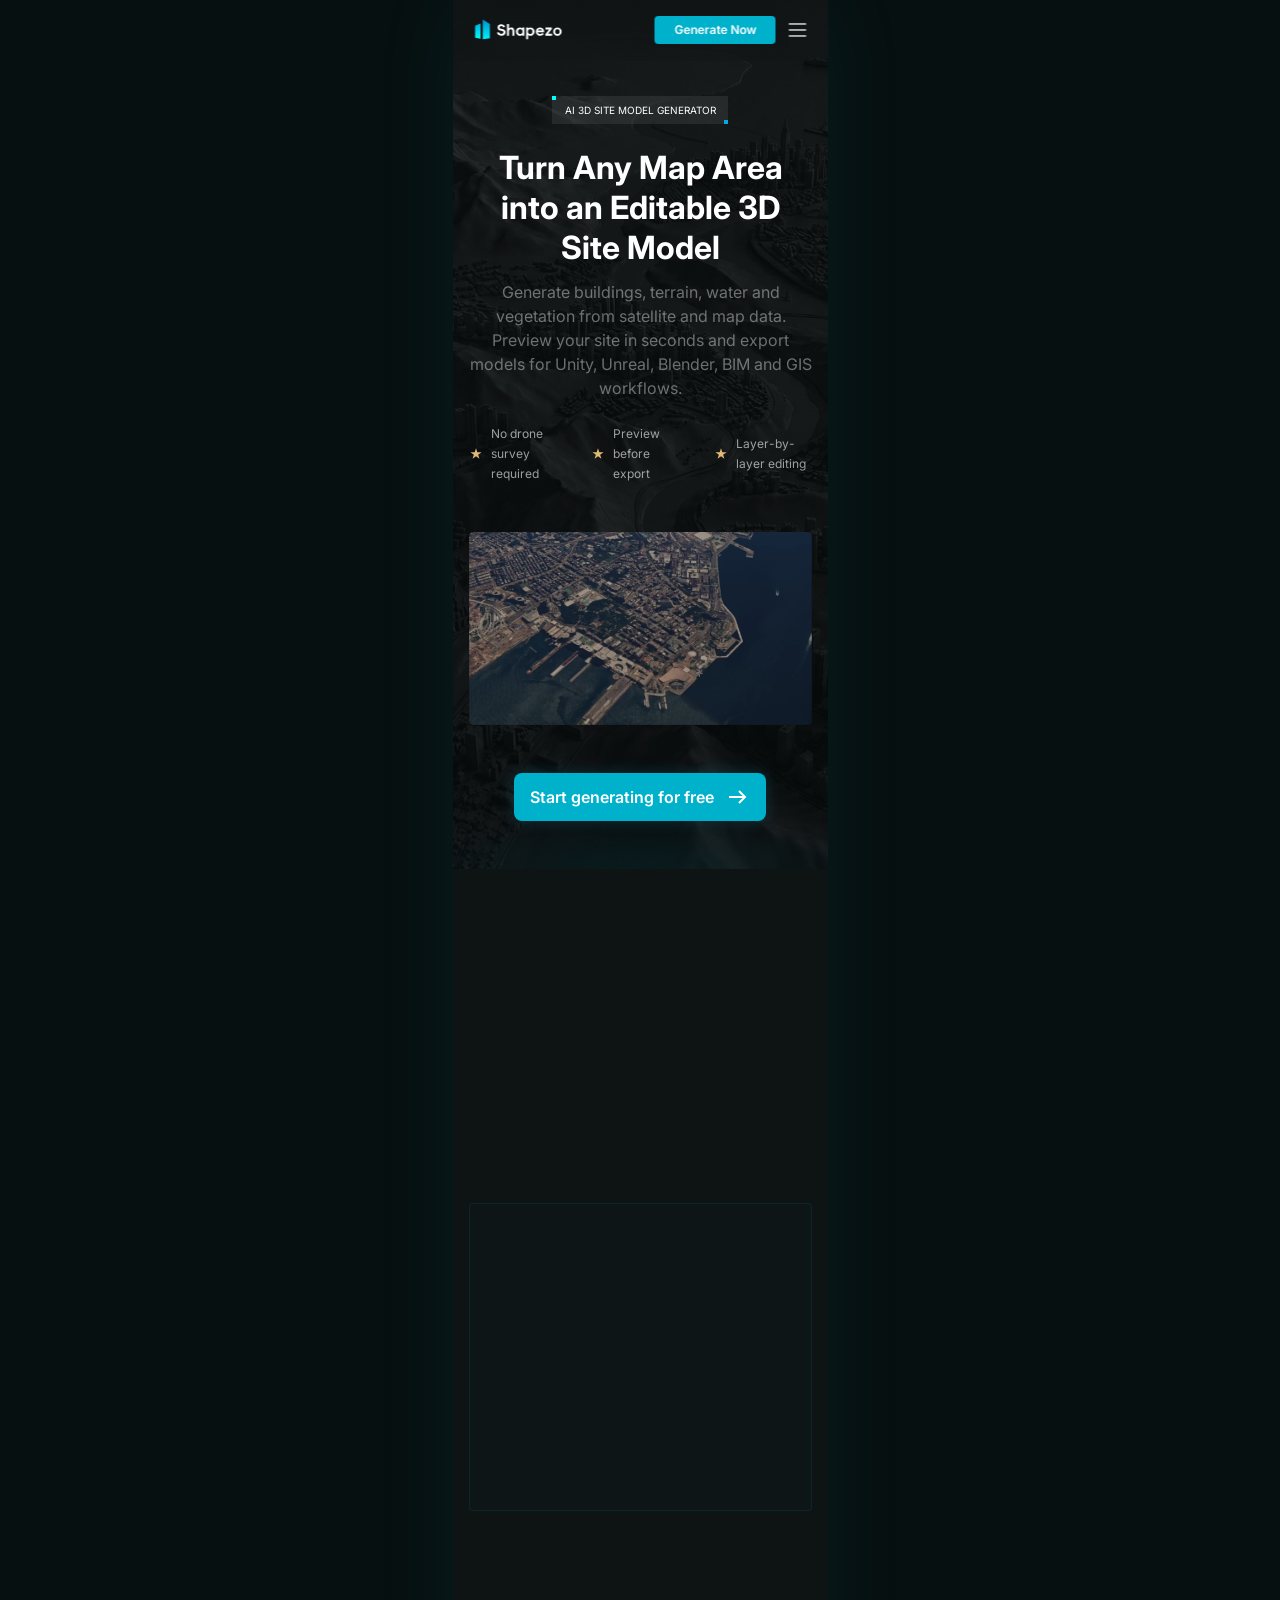
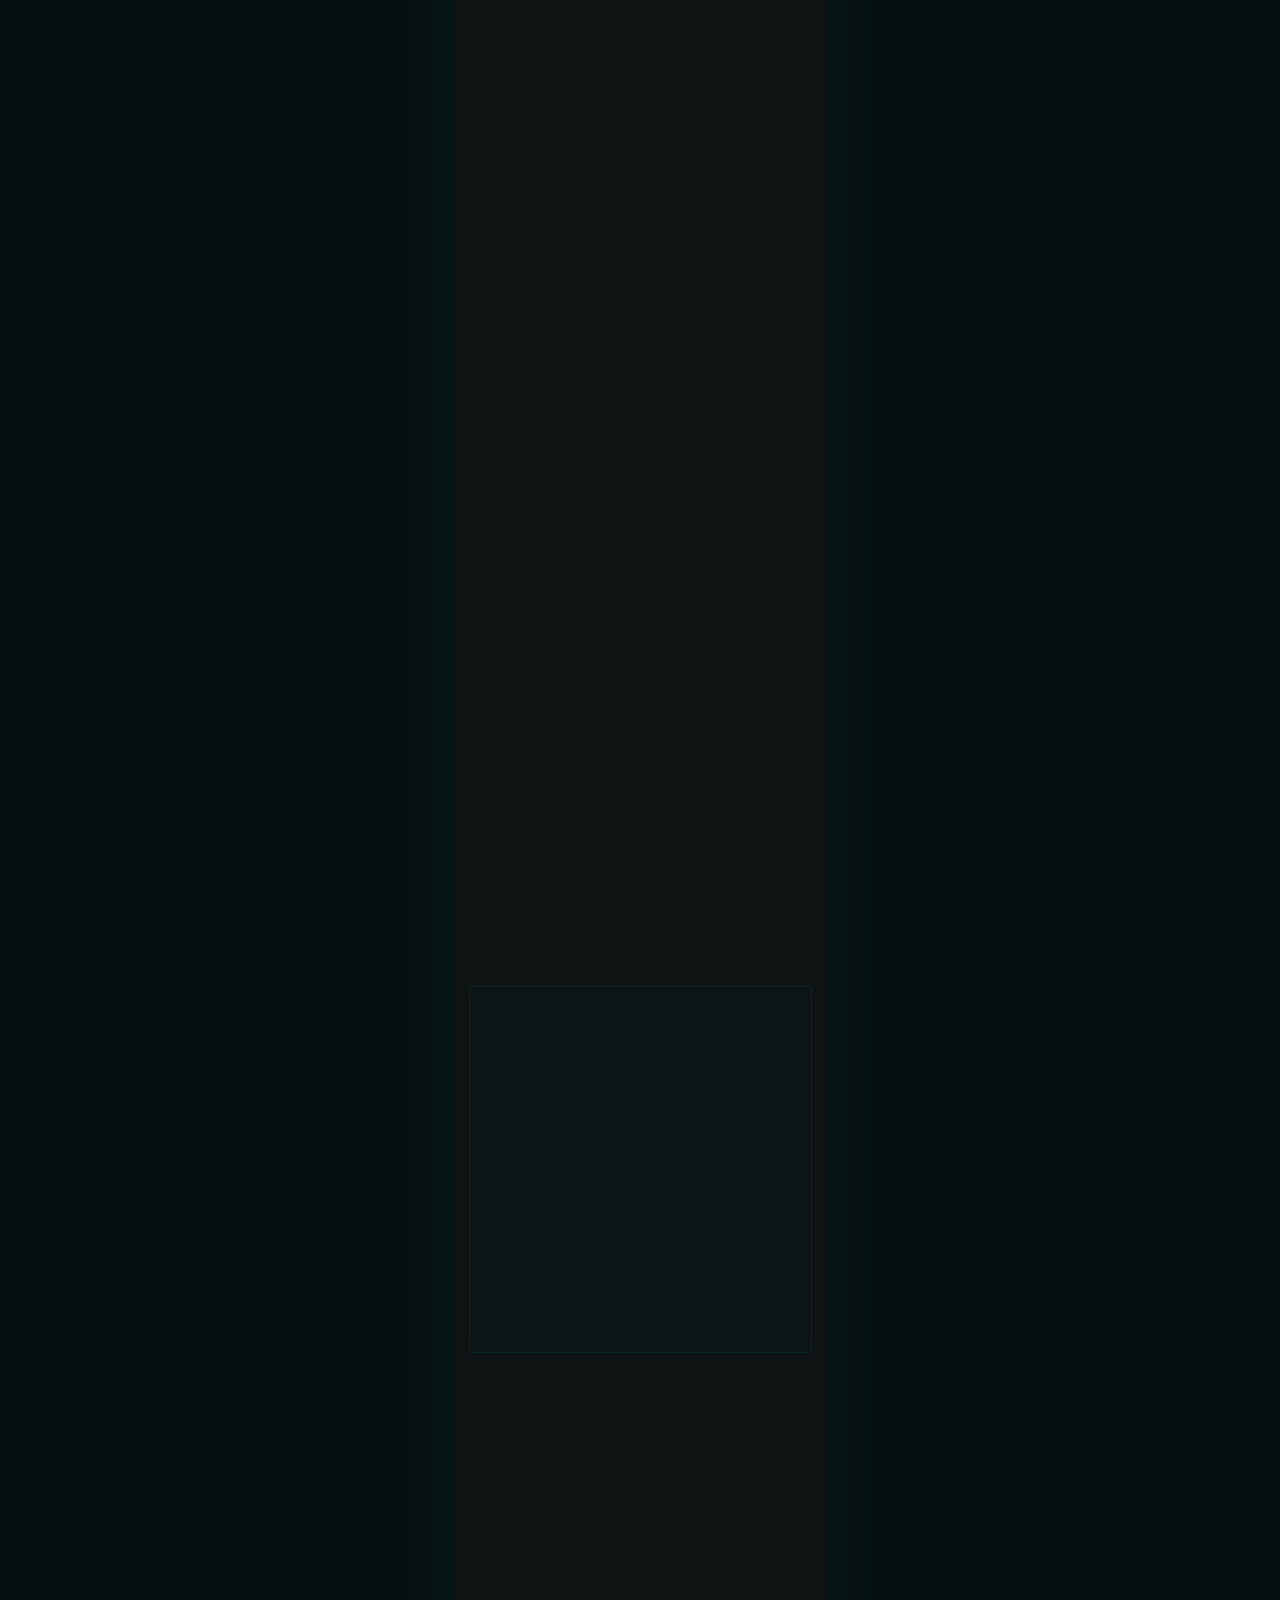
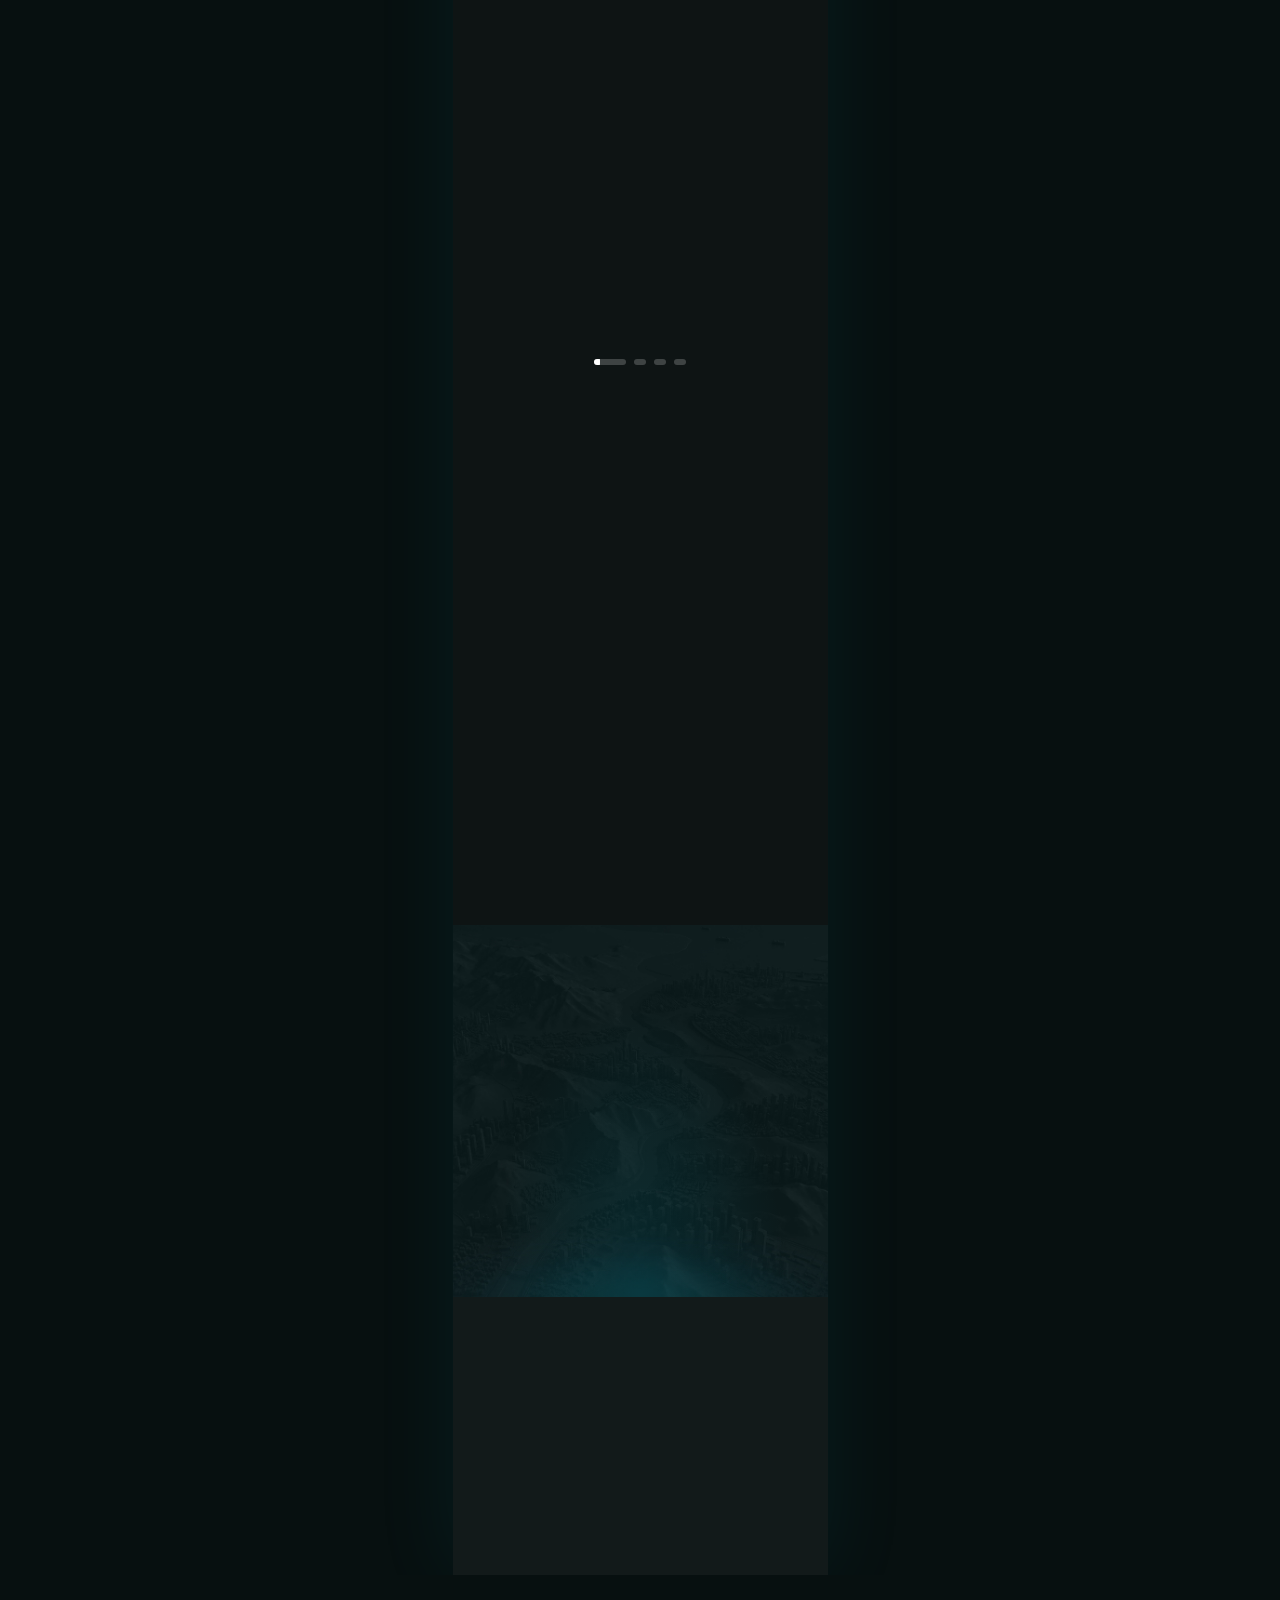
<file: index.html>
<!doctype html>
<html lang="en">
<head>
  <meta charset="utf-8">
  <meta name="viewport" content="width=device-width, initial-scale=1">
  <meta http-equiv="refresh" content="0; url=shapezo-mobile.html">
  <title>Shapezo</title>
  <link rel="canonical" href="shapezo-mobile.html">
</head>
<body>
  <a href="shapezo-mobile.html">Open Shapezo</a>
</body>
</html>
</file>
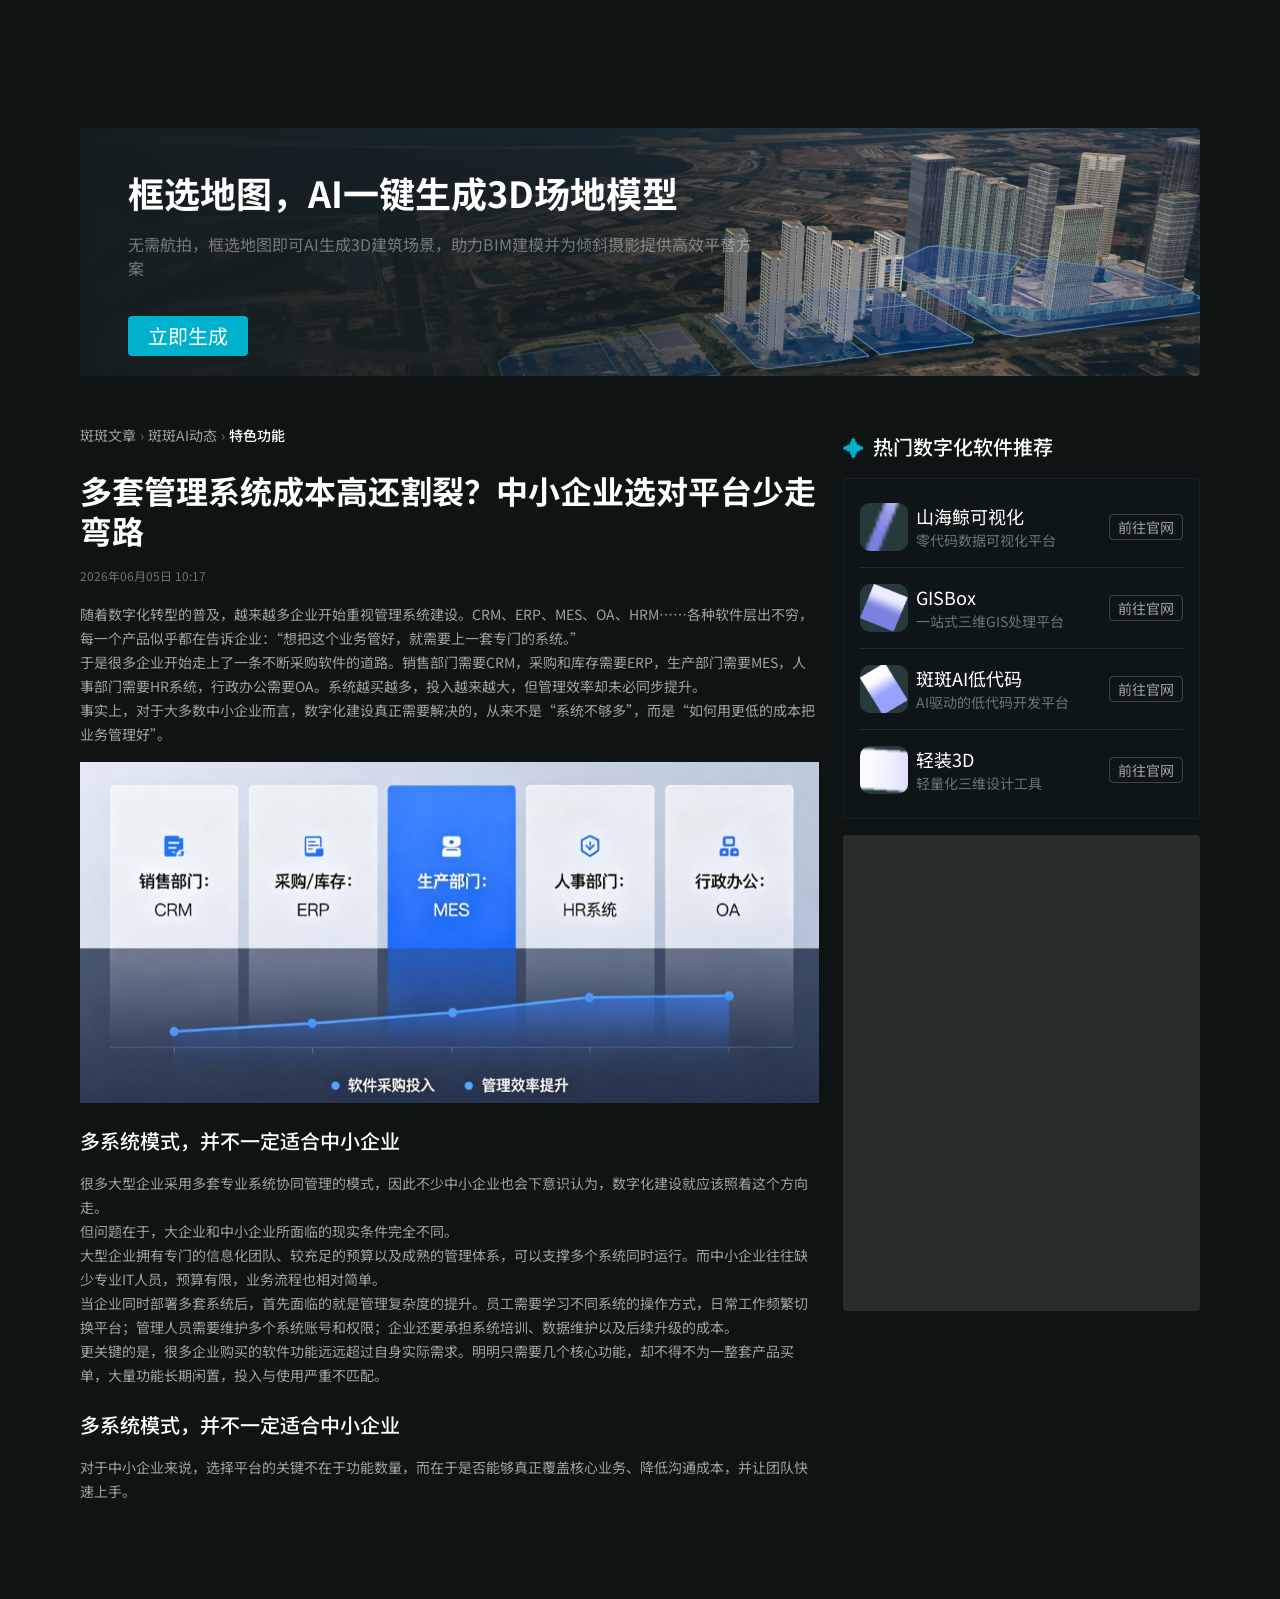
<file: article.html>
<!doctype html>
<html lang="zh-CN">
<head>
<meta charset="UTF-8"><meta name="viewport" content="width=device-width,initial-scale=1"><title>特色功能 | 斑斑AI动态</title>
<link rel="preconnect" href="https://fonts.googleapis.com"><link rel="preconnect" href="https://fonts.gstatic.com" crossorigin><link href="https://fonts.googleapis.com/css2?family=Noto+Sans+SC:wght@400;500;700&display=swap" rel="stylesheet">
<style>
:root{--bg:#0e1414;--card:#141d1f;--cyan:#00b1cc;--white:#fff;--muted:rgba(255,255,255,.4);--soft:rgba(255,255,255,.6);--line:rgba(0,177,204,.1)}*{box-sizing:border-box}body{margin:0;background:var(--bg);color:var(--white);font-family:'Noto Sans SC','Microsoft YaHei',sans-serif}a{color:inherit;text-decoration:none}button{font:inherit;border:0}.nav{height:60px;position:absolute;z-index:5;top:0;left:0;right:0;background:rgba(0,0,0,.01);backdrop-filter:blur(12px)}.nav-inner,.page-inner{max-width:1440px;width:100%;margin:auto}.nav-inner{height:60px;padding:0 80px;display:flex;align-items:center;justify-content:space-between}.logo{width:120px;height:40px;display:flex;align-items:center;color:#e8f6f4;font-size:24px;font-weight:700;letter-spacing:2px}.logo-mark{display:inline-flex;gap:2px;margin-right:8px;align-items:flex-end}.logo-mark i{display:block;width:5px;background:var(--cyan);border-radius:1px}.logo-mark i:nth-child(1){height:18px}.logo-mark i:nth-child(2){height:26px}.logo-mark i:nth-child(3){height:21px}.nav-left{display:flex;align-items:center;gap:48px}.links{display:flex;height:60px}.links a{padding:0 16px;display:flex;align-items:center;color:var(--soft);font-size:16px;line-height:24px}.links a:hover{color:#fff}.nav-cta,.hero-cta,.cta-button{background:var(--cyan);color:#fff;border-radius:4px}.nav-cta{padding:4px 16px;font-size:16px;line-height:24px}.main-section{background:var(--bg)}.page-inner{padding:128px 80px 96px;display:flex;flex-direction:column;gap:48px}.hero{height:248px;position:relative;overflow:hidden;border-radius:4px;background:var(--card);background-image:linear-gradient(90deg,#141d1f 0%,rgba(20,29,31,.6) 50%,rgba(20,29,31,0) 75%,rgba(20,29,31,.2) 100%),url('https://www.figma.com/api/mcp/asset/4b58a954-0ddf-4350-a385-69b415e8e9a7.png');background-size:cover;background-position:center}.hero-content{position:absolute;left:48px;top:40px;width:639px;display:flex;flex-direction:column;gap:36px}.hero h1{margin:0;font-size:36px;line-height:48px}.hero p{margin:16px 0 0;color:var(--muted);font-size:16px;line-height:24px}.hero-cta{align-self:flex-start;padding:6px 20px;font-size:20px;line-height:28px}.columns{display:grid;grid-template-columns:minmax(0,1fr) 357px;gap:24px;align-items:start}.article{min-width:0}.crumb{display:flex;gap:4px;align-items:center;color:var(--soft);font-size:14px;line-height:22px;margin-bottom:24px}.crumb span:last-child{color:#fff;font-weight:500}.crumb b{font-weight:400;color:var(--muted)}.article h2{font-size:32px;line-height:40px;margin:0 0 16px}.date{color:var(--muted);font-size:12px;line-height:20px;margin-bottom:16px}.article-body{color:var(--soft);font-size:14px;line-height:24px}.article-body p{margin:0 0 0}.article-body h3{font-size:20px;line-height:28px;color:#fff;font-weight:500;margin:24px 0 16px}.article-body img{display:block;width:100%;aspect-ratio:996/459;object-fit:cover;margin:16px 0}.side{padding-top:8px;display:flex;flex-direction:column;gap:16px}.side-title{display:flex;gap:8px;align-items:center;font-size:20px;line-height:30px;font-weight:500}.spark{color:var(--cyan);font-size:22px}.recommend{padding:24px 16px;border:1px solid var(--line);border-radius:4px;background:rgba(0,177,204,.01);display:flex;flex-direction:column;gap:16px}.software{display:flex;align-items:center;justify-content:space-between;gap:10px;padding-bottom:16px;border-bottom:1px solid rgba(255,255,255,.1)}.software:last-child{padding-bottom:0;border-bottom:0}.software-info{display:flex;align-items:center;gap:8px;min-width:0}.software-icon{width:48px;height:48px;border-radius:10px;object-fit:cover;background:#27393a;flex:none}.software-name{font-size:18px;line-height:27px;white-space:nowrap}.software-desc{color:var(--muted);font-size:14px;line-height:21px;white-space:nowrap}.site-button{padding:2px 8px;border:1px solid rgba(255,255,255,.2);border-radius:4px;color:var(--soft);font-size:14px;line-height:20px;white-space:nowrap;background:transparent}.ad{width:100%;aspect-ratio:3/4;border-radius:4px;background:#fff;opacity:.1}.cta{position:relative;overflow:hidden;border-top:1px solid var(--line);border-bottom:1px solid var(--line);min-height:480px;display:flex;align-items:center;justify-content:center;text-align:center;background:radial-gradient(ellipse at 50% 58%,rgba(0,177,204,.18),transparent 48%),#0e1414}.cta::before{content:'';position:absolute;inset:0;background:linear-gradient(180deg,transparent 20%,rgba(0,177,204,.08),transparent 80%);opacity:.7}.cta-inner{position:relative;display:flex;flex-direction:column;align-items:center;gap:64px}.cta h2{font-size:40px;line-height:56px;margin:0}.cta p{font-size:20px;line-height:28px;color:var(--muted);margin:8px 0 0}.cta-button{padding:12px 16px 12px 24px;font-size:20px;line-height:28px}.footer{background:#121a1a}.footer-inner{padding:48px 80px 64px}.footer-row{display:flex;align-items:flex-start;justify-content:space-between;margin-top:48px}.company{display:flex;gap:24px;align-items:center;padding:0 8px}.qr{width:80px;height:80px;object-fit:cover}.company p{margin:0 0 8px;color:var(--soft);font-size:14px;line-height:22px}.friend{display:flex;gap:16px;align-items:center;color:var(--soft);font-size:14px}.copyright{padding:24px;text-align:center;border-top:1px solid rgba(255,255,255,.1);color:var(--muted);font-size:14px;line-height:22px}.copyright a{text-decoration:underline;margin-left:8px}.mobile-menu{display:none}@media(max-width:900px){.nav-inner,.page-inner,.footer-inner{padding-left:20px;padding-right:20px}.links{display:none}.nav-left{gap:0}.mobile-menu{display:block;color:#fff;background:none;font-size:22px}.hero-content{left:28px;width:calc(100% - 56px)}.hero h1{font-size:28px;line-height:38px}.hero p{font-size:14px}.columns{grid-template-columns:1fr}.side{padding-top:0}.cta h2{font-size:30px;line-height:44px}.cta p{font-size:16px}.footer-row{display:block}.friend{margin-top:32px;flex-wrap:wrap}.page-inner{padding-top:96px}}@media(max-width:520px){.hero{height:300px}.hero-content{top:28px;left:20px;width:calc(100% - 40px)}.hero h1{font-size:24px;line-height:34px}.hero-cta{font-size:16px}.article h2{font-size:25px;line-height:34px}.cta{min-height:400px}.cta-inner{gap:42px}.cta h2{font-size:24px;line-height:36px}.cta p{font-size:14px}.friend{gap:10px;font-size:12px}.copyright{font-size:11px}}
</style>
</head>
<body>
<main class="main-section"><div class="page-inner">
<section class="hero"><div class="hero-content"><div><h1>框选地图，AI一键生成3D场地模型</h1><p>无需航拍，框选地图即可AI生成3D建筑场景，助力BIM建模并为倾斜摄影提供高效平替方案</p></div><a class="hero-cta" href="#cta">立即生成</a></div></section>
<div class="columns"><article class="article"><div class="crumb"><span>斑斑文章</span><b>›</b><span>斑斑AI动态</span><b>›</b><span>特色功能</span></div><h2>多套管理系统成本高还割裂？中小企业选对平台少走弯路</h2><div class="date">2026年06月05日 10:17</div><div class="article-body"><p>随着数字化转型的普及，越来越多企业开始重视管理系统建设。CRM、ERP、MES、OA、HRM……各种软件层出不穷，每一个产品似乎都在告诉企业：“想把这个业务管好，就需要上一套专门的系统。”</p><p>于是很多企业开始走上了一条不断采购软件的道路。销售部门需要CRM，采购和库存需要ERP，生产部门需要MES，人事部门需要HR系统，行政办公需要OA。系统越买越多，投入越来越大，但管理效率却未必同步提升。</p><p>事实上，对于大多数中小企业而言，数字化建设真正需要解决的，从来不是“系统不够多”，而是“如何用更低的成本把业务管理好”。</p><img src="https://www.figma.com/api/mcp/asset/6b93b4a3-dade-4468-925c-f53dcbd1647a.png" alt="多系统管理示意图"><h3>多系统模式，并不一定适合中小企业</h3><p>很多大型企业采用多套专业系统协同管理的模式，因此不少中小企业也会下意识认为，数字化建设就应该照着这个方向走。</p><p>但问题在于，大企业和中小企业所面临的现实条件完全不同。</p><p>大型企业拥有专门的信息化团队、较充足的预算以及成熟的管理体系，可以支撑多个系统同时运行。而中小企业往往缺少专业IT人员，预算有限，业务流程也相对简单。</p><p>当企业同时部署多套系统后，首先面临的就是管理复杂度的提升。员工需要学习不同系统的操作方式，日常工作频繁切换平台；管理人员需要维护多个系统账号和权限；企业还要承担系统培训、数据维护以及后续升级的成本。</p><p>更关键的是，很多企业购买的软件功能远远超过自身实际需求。明明只需要几个核心功能，却不得不为一整套产品买单，大量功能长期闲置，投入与使用严重不匹配。</p><h3>多系统模式，并不一定适合中小企业</h3><p>对于中小企业来说，选择平台的关键不在于功能数量，而在于是否能够真正覆盖核心业务、降低沟通成本，并让团队快速上手。</p></div></article>
<aside class="side"><div class="side-title"><span class="spark">✦</span>热门数字化软件推荐</div><div class="recommend"><div class="software"><div class="software-info"><img class="software-icon" src="https://www.figma.com/api/mcp/asset/32448b40-8047-4753-9e03-fd4c04cef7fc.png" alt=""><div><div class="software-name">山海鲸可视化</div><div class="software-desc">零代码数据可视化平台</div></div></div><a class="site-button" href="#">前往官网</a></div><div class="software"><div class="software-info"><img class="software-icon" src="https://www.figma.com/api/mcp/asset/253a2f5c-677a-4671-849d-14102bca1c1e.png" alt=""><div><div class="software-name">GISBox</div><div class="software-desc">一站式三维GIS处理平台</div></div></div><a class="site-button" href="#">前往官网</a></div><div class="software"><div class="software-info"><img class="software-icon" src="https://www.figma.com/api/mcp/asset/f3270cb3-fe8c-4b1b-8a11-b5b2a598249d.png" alt=""><div><div class="software-name">斑斑AI低代码</div><div class="software-desc">AI驱动的低代码开发平台</div></div></div><a class="site-button" href="#">前往官网</a></div><div class="software"><div class="software-info"><img class="software-icon" src="https://www.figma.com/api/mcp/asset/ab47d787-b9f7-484f-887b-afe205ea3239.png" alt=""><div><div class="software-name">轻装3D</div><div class="software-desc">轻量化三维设计工具</div></div></div><a class="site-button" href="#">前往官网</a></div></div><div class="ad"></div></aside></div>
</div></main>
<script>
  const localAssets = {
    '4b58a954-0ddf-4350-a385-69b415e8e9a7.png':'assets/article/hero.png',
    '6b93b4a3-dade-4468-925c-f53dcbd1647a.png':'assets/article/article.png',
    '32448b40-8047-4753-9e03-fd4c04cef7fc.png':'assets/article/software-1.png',
    '253a2f5c-677a-4671-849d-14102bca1c1e.png':'assets/article/software-2.png',
    'f3270cb3-fe8c-4b1b-8a11-b5b2a598249d.png':'assets/article/software-3.png',
    'ab47d787-b9f7-484f-887b-afe205ea3239.png':'assets/article/software-4.png',
    'f8fc3d4d-9fc4-464e-a4f5-c4f5c9809f23.png':'assets/article/qrcode.png'
  };
  document.querySelectorAll('img[src]').forEach((image) => {
    const key = image.src.split('/').pop();
    if (localAssets[key]) image.src = localAssets[key];
  });
  const hero = document.querySelector('.hero');
  if (hero) hero.style.backgroundImage = "linear-gradient(90deg,#141d1f 0%,rgba(20,29,31,.6) 50%,rgba(20,29,31,0) 75%,rgba(20,29,31,.2) 100%),url('assets/article/hero.png')";
</script>
</body></html>
</file>
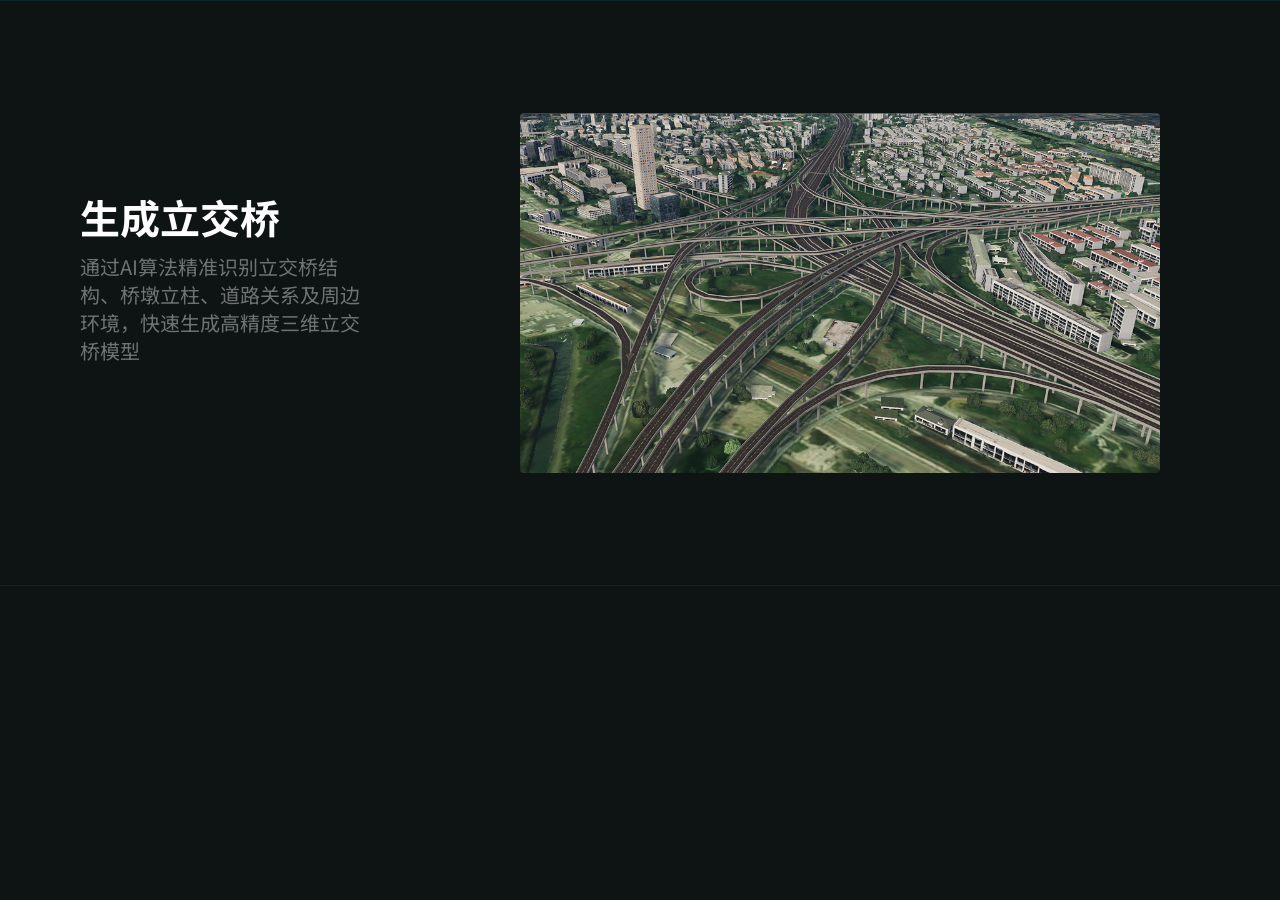
<file: bridge.html>
<!doctype html>
<html lang="zh-CN">
<head>
  <meta charset="UTF-8">
  <meta name="viewport" content="width=device-width, initial-scale=1.0">
  <title>生成立交桥 | 造形家</title>
  <style>
    @import url('https://fonts.googleapis.com/css2?family=Noto+Sans+SC:wght@400;700&display=swap');
    :root { color-scheme: dark; --canvas: #0e1414; --white: #fff; --subtle: rgba(255,255,255,.4); }
    * { box-sizing: border-box; }
    html, body { margin: 0; min-height: 100%; }
    body { background: var(--canvas); color: var(--white); font-family: 'Noto Sans SC', 'Microsoft YaHei', sans-serif; }
    .bridge-section { width: 100%; min-height: 552px; display: flex; justify-content: center; align-items: center; border-top: 1px solid rgba(0,177,204,.1); border-bottom: 1px solid rgba(0,177,204,.1); overflow: hidden; }
    .bridge-inner { width: min(100%, 1440px); padding: 96px 80px; display: flex; align-items: center; gap: 48px; }
    .bridge-copy { flex: 1 1 0; max-width: 512px; padding-bottom: 32px; }
    .bridge-title { margin: 0 0 8px; font-size: 40px; line-height: 56px; font-weight: 700; letter-spacing: 0; }
    .bridge-description { margin: 0; color: var(--subtle); font-size: 20px; line-height: 28px; font-weight: 400; }
    .bridge-media-wrap { flex: 0 0 auto; padding-left: 64px; display: flex; align-items: center; }
    .bridge-media { width: 640px; height: 360px; overflow: hidden; border-radius: 4px; background: #474747; }
    .bridge-media img { display: block; width: 100%; height: 100%; object-fit: cover; }
    @media (max-width: 1100px) {
      .bridge-inner { padding: 72px 48px; }
      .bridge-media-wrap { padding-left: 20px; }
      .bridge-media { width: min(52vw, 640px); height: min(29.25vw, 360px); }
      .bridge-title { font-size: 34px; line-height: 46px; }
      .bridge-description { font-size: 17px; line-height: 25px; }
    }
    @media (max-width: 720px) {
      .bridge-section { min-height: 100vh; }
      .bridge-inner { padding: 64px 24px; flex-direction: column; align-items: stretch; gap: 32px; }
      .bridge-copy { max-width: none; padding-bottom: 0; }
      .bridge-title { font-size: 32px; line-height: 44px; }
      .bridge-description { font-size: 16px; line-height: 26px; }
      .bridge-media-wrap { padding-left: 0; }
      .bridge-media { width: 100%; height: auto; aspect-ratio: 16 / 9; }
    }
  </style>
</head>
<body>
  <main class="bridge-section" aria-labelledby="bridge-title">
    <div class="bridge-inner">
      <div class="bridge-copy">
        <h1 class="bridge-title" id="bridge-title">生成立交桥</h1>
        <p class="bridge-description">通过AI算法精准识别立交桥结构、桥墩立柱、道路关系及周边环境，快速生成高精度三维立交桥模型</p>
      </div>
      <div class="bridge-media-wrap">
        <figure class="bridge-media">
          <img src="assets/city-aerial.jpg" alt="城市立交桥三维场景">
        </figure>
      </div>
    </div>
  </main>
</body>
</html>
</file>
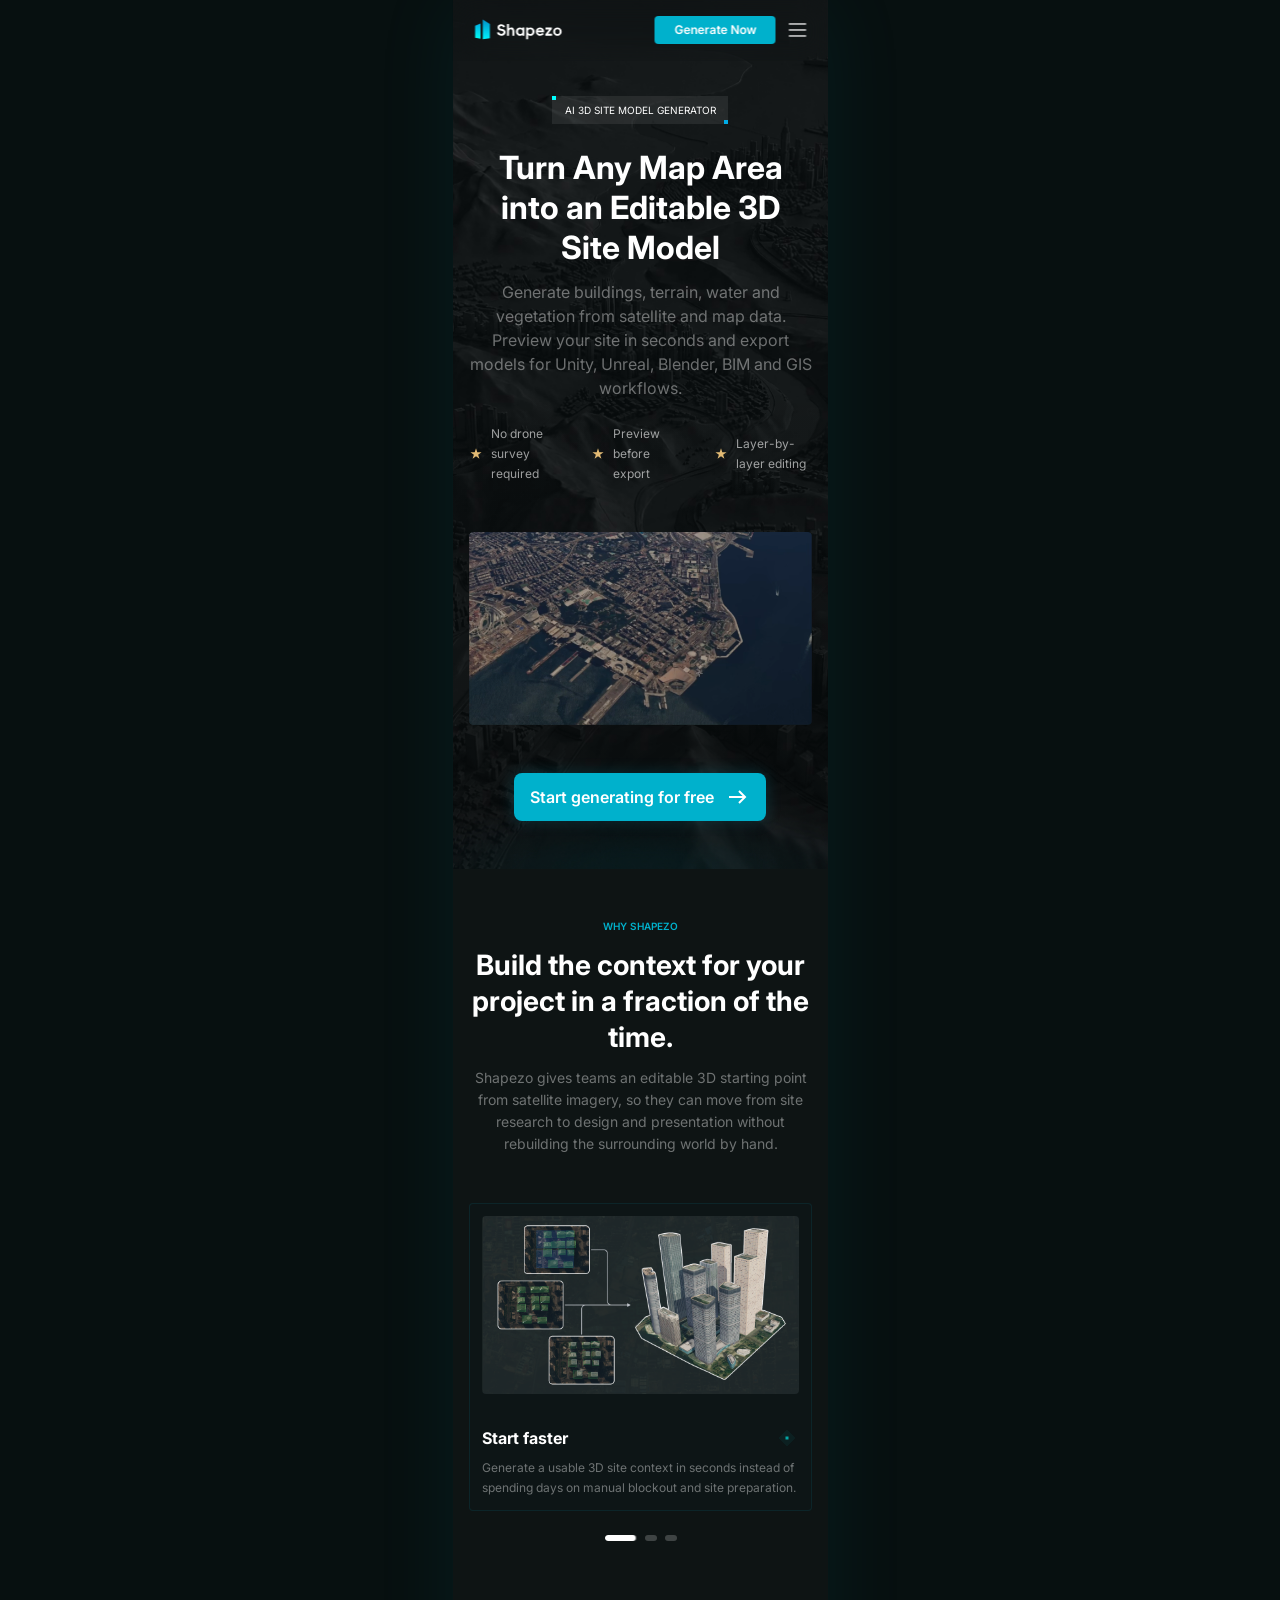
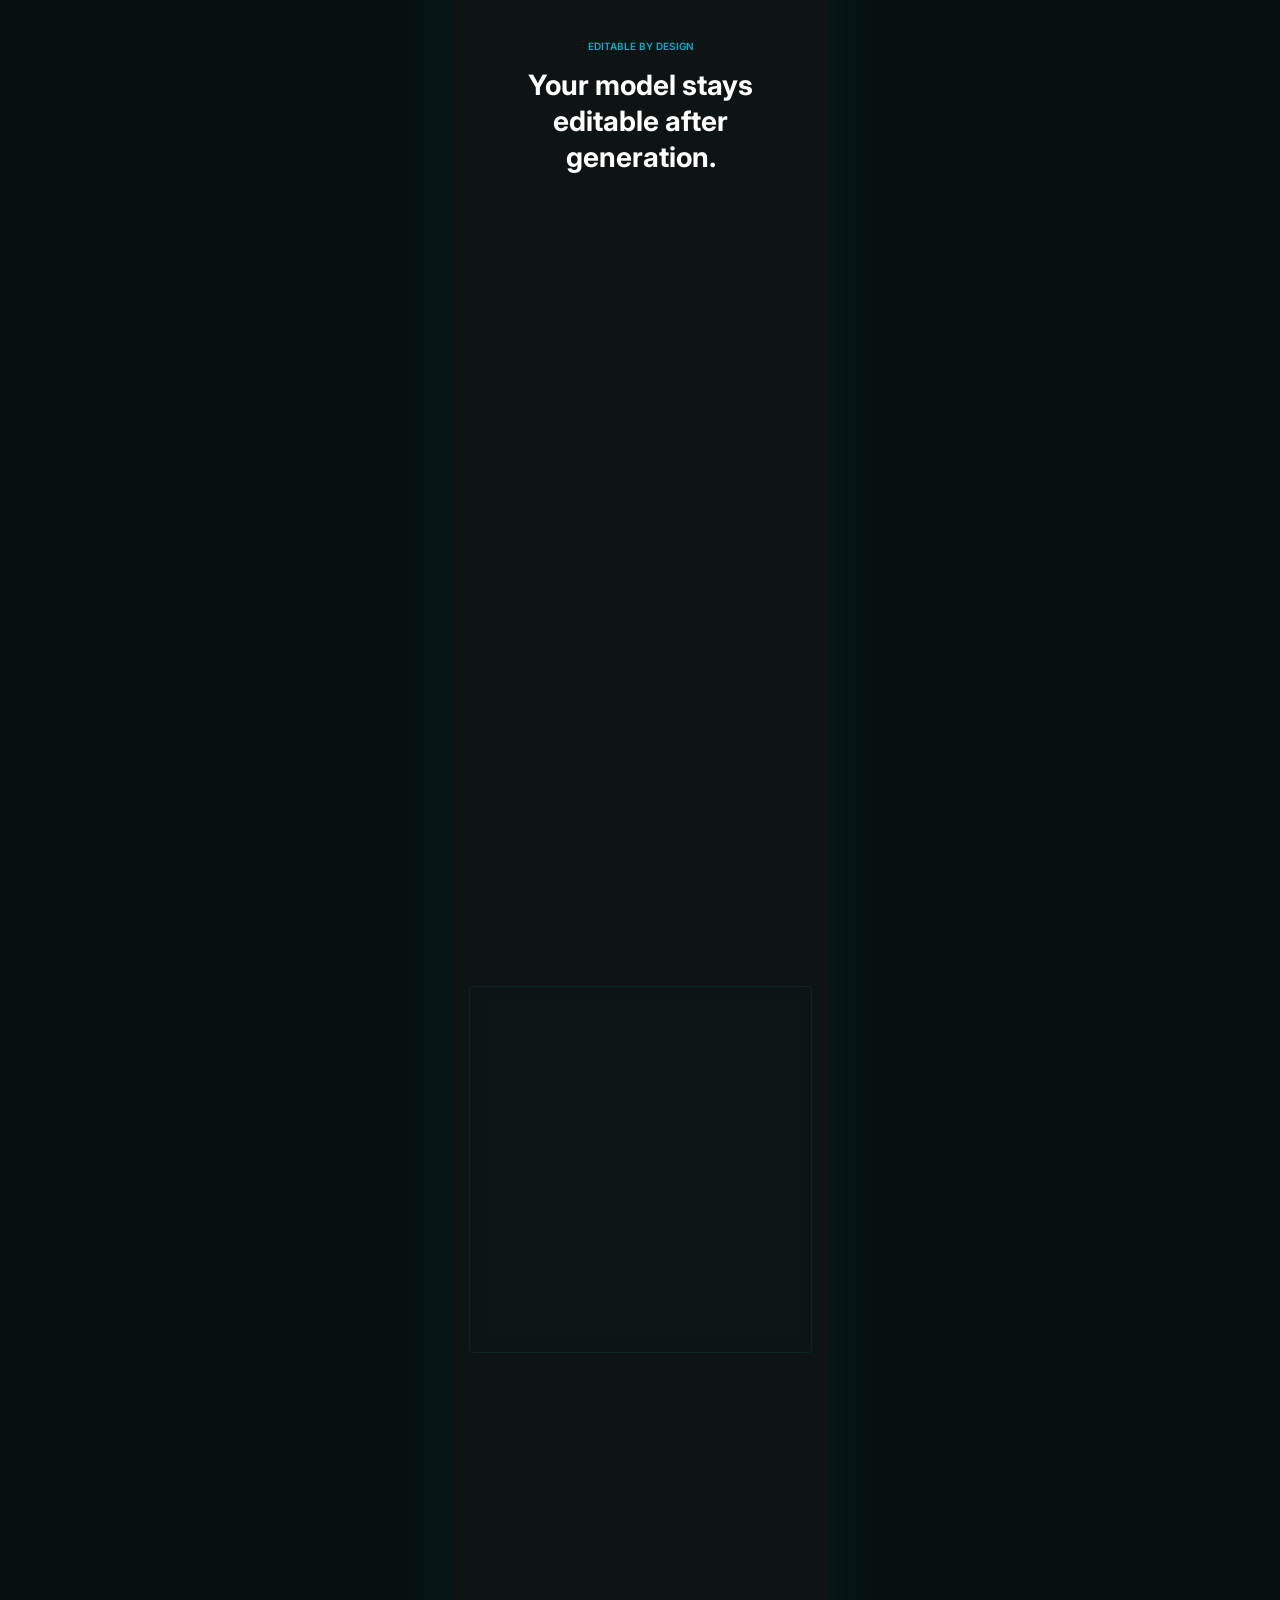
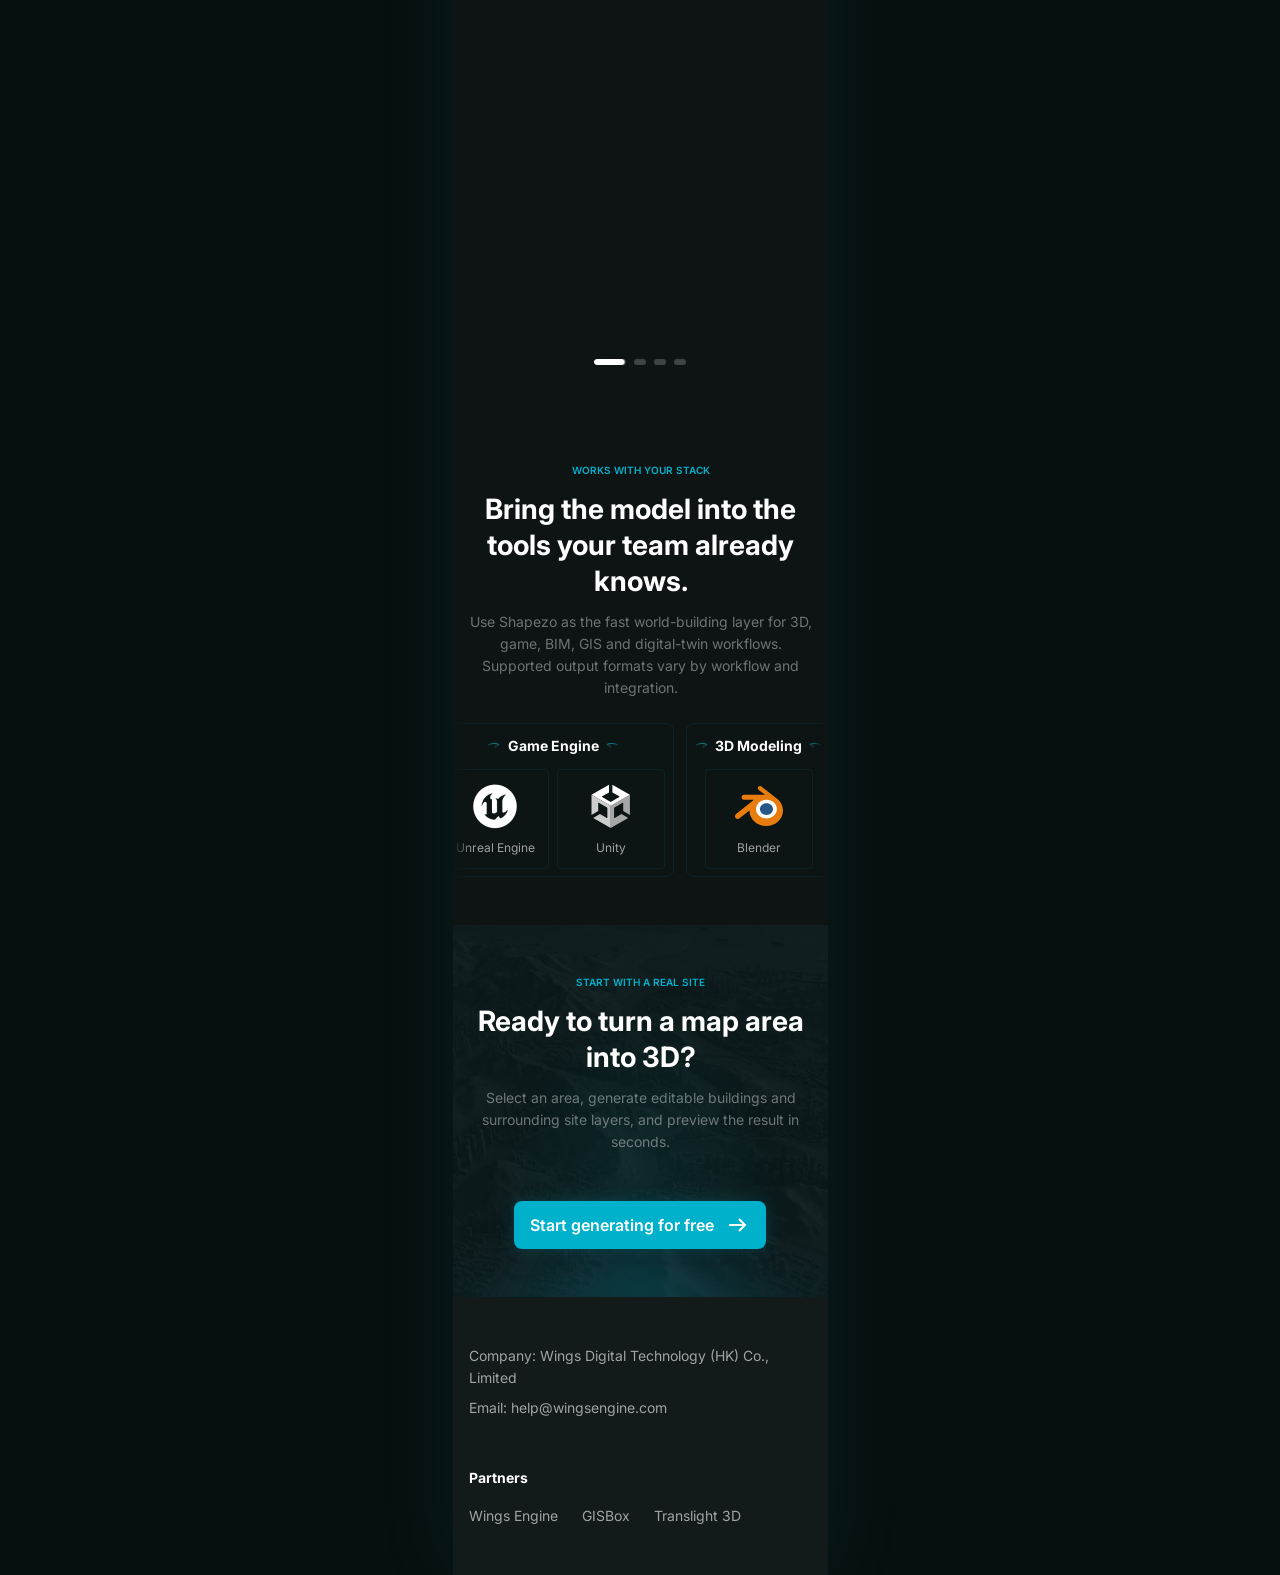
<file: shapezo-mobile.html>
<!doctype html>
<html lang="en">
<head>
  <meta charset="utf-8">
  <meta name="viewport" content="width=device-width, initial-scale=1">
  <title>Shapezo | AI 3D Site Model Generator</title>
  <link rel="preconnect" href="https://fonts.googleapis.com">
  <link rel="preconnect" href="https://fonts.gstatic.com" crossorigin>
  <link href="https://fonts.googleapis.com/css2?family=Inter:wght@400;500;600&family=Noto+Sans+SC:wght@400;500;600;700&display=swap" rel="stylesheet">
  <style>
    :root{--bg:#0e1414;--panel:#121a1a;--cyan:#00b1cc;--muted:rgba(255,255,255,.42);--line:rgba(0,177,204,.14)}
    *{box-sizing:border-box}html{scroll-behavior:smooth}body{margin:0;background:var(--bg);color:#fff;font-family:Inter,system-ui,sans-serif;font-size:14px;line-height:1.45}a{color:inherit;text-decoration:none}.page{width:100%;max-width:767px;min-width:320px;margin:auto;overflow:hidden;background:var(--bg)}
    .nav-shell{position:fixed;top:0;left:50%;z-index:5;width:375px;max-width:100%;transform:translateX(-50%);background:rgba(0,0,0,.01);border-bottom:1px solid transparent;backdrop-filter:blur(16px);-webkit-backdrop-filter:blur(16px);transition:border-color .25s ease}.nav-shell.is-open{border-bottom-color:var(--line)}.nav{height:60px;display:flex;align-items:center;justify-content:space-between;padding:16px}.logo{display:flex;align-items:center;gap:7px;font-weight:600;font-size:14px}.mark{display:flex;align-items:flex-end;gap:2px;height:18px}.mark i{display:block;width:4px;background:#00ffff}.mark i:nth-child(1){height:10px}.mark i:nth-child(2){height:18px}.mark i:nth-child(3){height:14px}.nav-actions{display:flex;align-items:center;gap:8px}.nav-button{background:var(--cyan);padding:3px 12px;border-radius:4px;font-weight:600;font-size:12px}.menu{width:28px;height:28px;display:grid;place-items:center;border:0;background:transparent;color:#fff;font-size:18px}
    section{padding:48px 16px}.hero{position:relative;padding-top:96px;padding-bottom:48px;text-align:center;background:radial-gradient(ellipse at 50% 8%,rgba(0,177,204,.13),transparent 52%)}.hero:before{content:"";position:absolute;inset:0;background:linear-gradient(180deg,transparent 40%,rgba(0,0,0,.18));pointer-events:none}.hero>*{position:relative}.eyebrow{display:inline-flex;align-items:center;height:28px;padding:0 12px;position:relative;background:rgba(255,255,255,.08);font-size:10px;letter-spacing:.03em}.eyebrow:before,.eyebrow:after{content:"";position:absolute;width:4px;height:4px;background:#00ffff}.eyebrow:before{left:0;top:0}.eyebrow:after{right:0;bottom:0}.hero h1{margin:22px 0 12px;font-size:32px;line-height:1.25;letter-spacing:-.02em}.hero p{margin:0;color:var(--muted);font-size:16px;line-height:1.5}.trust{display:grid;grid-template-columns:repeat(3,1fr);gap:20px;margin-top:24px;text-align:left}.trust span{display:flex;gap:8px;align-items:flex-start;color:rgba(255,255,255,.6);font-size:12px;line-height:20px}.check{color:var(--cyan);font-weight:600}.media{margin-top:48px;aspect-ratio:1024/576;border:1px solid var(--line);background:#1b2829 url('assets/city-aerial.jpg') center/cover no-repeat;border-radius:4px;position:relative;overflow:hidden}.media:after{content:"";position:absolute;inset:auto 0 0;height:35%;background:linear-gradient(transparent,rgba(0,177,204,.2))}.cta{display:inline-flex;align-items:center;justify-content:center;gap:12px;margin-top:48px;background:var(--cyan);padding:12px 12px 12px 16px;border-radius:8px;font-weight:600;font-size:16px;box-shadow:0 0 16px rgba(0,177,204,.2)}.arrow{font-size:22px;line-height:1}
    .heading{text-align:center}.kicker{display:block;color:var(--cyan);font-size:10px;font-weight:600;letter-spacing:.06em}.heading h2{margin:12px 0;font-size:28px;line-height:1.28}.heading p{margin:0;color:var(--muted);font-size:14px;line-height:1.55}.feature-track{display:flex;gap:16px;margin:48px -16px 0;padding:0 16px 2px;overflow-x:auto;scroll-snap-type:x mandatory;scrollbar-width:none}.feature-track::-webkit-scrollbar{display:none}.feature-card{width:100%;flex:0 0 100%;scroll-snap-align:start;padding:12px;border:1px solid var(--line);background:rgba(0,177,204,.018);border-radius:4px}.feature-image{aspect-ratio:16/9;border-radius:4px;background:#1b2424 center/cover no-repeat}.feature-image.start{background-image:url('assets/why-start.png')}.feature-image.control{background-image:url('assets/why-control.png')}.feature-image.workflow{background-image:url('assets/why-workflow.png')}.feature-copy{padding-top:28px}.feature-copy h3{margin:0 0 8px;font-size:16px}.feature-copy p{margin:0;color:var(--muted);font-size:12px;line-height:1.65}.dots{display:flex;justify-content:center;gap:8px;margin-top:24px}.dots i,.dots button{display:block;width:12px;height:6px;border:0;padding:0;border-radius:4px;background:rgba(255,255,255,.2)}.dots i:first-child,.dots button.active{width:32px;background:#fff}
    .editable{background:#0e1414}.editable .feature-card{padding:0;border:0;background:transparent}.editable .feature-image{background-image:url('assets/why-control.png');transition:background-image .25s ease}.layers{display:grid;grid-template-columns:repeat(4,minmax(0,1fr));gap:8px;width:100%;height:60px;margin-top:16px}.layer{display:flex;height:60px;min-width:0;padding:4px;flex-direction:column;align-items:center;gap:8px;background:rgba(255,255,255,.05);border:0;border-radius:4px;text-align:center;color:rgba(255,255,255,.6);font:inherit;font-size:12px;font-weight:400;line-height:20px;cursor:pointer}.layer:focus{outline:none}.layer:focus-visible{outline:1px solid var(--cyan);outline-offset:2px}.layer.active{background:rgba(255,255,255,.1);color:#fff;font-weight:600}.layer-thumb{position:relative;width:24px;height:24px;flex:0 0 24px;border-radius:4px}.layer-thumb img{position:absolute;top:50%;left:50%;display:block;width:48px;height:48px;max-width:none;object-fit:cover;transform:translate(-50%,-50%);pointer-events:none}.benefits-viewport{margin:24px -16px 0;overflow:hidden;padding:0 16px 3px;mask-image:linear-gradient(90deg,transparent,#000 5%,#000 95%,transparent)}.benefits{display:flex;gap:8px;width:max-content;animation:benefits-marquee 42s linear infinite}.benefits-viewport:hover .benefits,.benefits-viewport:focus-within .benefits{animation-play-state:paused}.benefit{display:flex;gap:8px;width:288px;max-width:288px;min-height:70px;padding:8px 4px 8px 8px;border:1px solid rgba(0,177,204,.08);border-radius:4px;color:rgba(255,255,255,.65);font-size:10px;flex:0 0 288px}.benefit b{display:block;color:#fff;font-size:12px;margin-bottom:3px}.benefit .check{font-size:16px}@keyframes benefits-marquee{from{transform:translateX(0)}to{transform:translateX(calc(-50% - 4px))}}@media(prefers-reduced-motion:reduce){.benefits{animation:none}}
    .steps-section{background:#0e1414}.step-card{margin-top:48px;padding:8px;border:1px solid var(--line);border-radius:4px}.step-image{aspect-ratio:16/9;background:#1b2424 center/cover no-repeat;border-radius:4px;background-image:url('assets/why-workflow.png')}.step-copy{padding:24px 0 8px}.step-no{color:var(--cyan);font-size:10px;font-weight:600}.step-copy h3{margin:10px 0 8px;font-size:16px}.step-copy p{margin:0;color:var(--muted);font-size:12px}.step-dots{margin-top:24px}
    .stack .heading{text-align:center}.stack-viewport{margin:40px -16px 0;overflow:hidden;mask-image:linear-gradient(90deg,transparent,#000 5%,#000 95%,transparent)}.stack-visual{display:flex;gap:12px;width:max-content;animation:stack-marquee 48s linear infinite}.stack-viewport:hover .stack-visual,.stack-viewport:focus-within .stack-visual{animation-play-state:paused}.stack-group{border:1px solid var(--line);border-radius:8px;padding:12px 8px 8px;background:rgba(14,20,20,.4);flex:0 0 auto;min-height:154px}.stack-group h3{display:flex;align-items:center;justify-content:center;gap:8px;text-align:center;margin:0 0 12px;font-size:14px;line-height:22px;white-space:nowrap}.stack-group h3:before,.stack-group h3:after{content:"";display:block;width:12px;height:4px;border-top:1px solid var(--cyan);border-radius:50%;opacity:.65}.stack-group h3:before{transform:skewX(-35deg)}.stack-group h3:after{transform:skewX(35deg)}.tools{display:flex;gap:8px;flex-wrap:nowrap;justify-content:center}.tool{width:108px;min-width:108px;height:100px;padding:12px 8px;border:1px solid var(--line);border-radius:4px;text-align:center;color:rgba(255,255,255,.6);font-size:12px;line-height:20px}.tool strong{display:block;color:var(--cyan);font-size:22px;line-height:1;margin-bottom:8px}.tool img{width:48px;height:48px;margin:0 auto 8px;object-fit:contain}@keyframes stack-marquee{from{transform:translateX(0)}to{transform:translateX(calc(-50% - 6px))}}@media(prefers-reduced-motion:reduce){.stack-visual{animation:none}}
    .final{position:relative;text-align:center;background:linear-gradient(180deg,#0f1a1b,#0e1414);border-top:1px solid var(--line)}.final:before{content:"";position:absolute;inset:0;background:radial-gradient(ellipse at 50% 100%,rgba(0,177,204,.12),transparent 55%);pointer-events:none}.final>*{position:relative}.final .cta{margin-top:48px}.footer{padding:48px 16px;background:var(--panel);color:rgba(255,255,255,.6);font-size:14px}.footer p{margin:8px 0}.partners{margin-top:40px}.partners b{display:block;color:#fff;margin-bottom:12px}.partner-list{display:flex;gap:24px;flex-wrap:wrap}.partner-list span{white-space:nowrap}
    @media(min-width:320px) and (max-width:767px){.page{width:100%;max-width:767px}}
    @media(min-width:768px){body{background:#071010}.page{max-width:767px;box-shadow:0 0 80px rgba(0,177,204,.08)}}
    .feature-track .feature-card{width:100%;flex:0 0 100%;scroll-snap-stop:always}.editable .feature-card{width:100%;flex:none}.editable .feature-image{background-image:url('assets/editable-all.jpg')}.steps-track{display:flex;gap:16px;margin:48px 0 0;padding:0 0 2px;overflow-x:auto;scroll-snap-type:x mandatory;scrollbar-width:none}.steps-track::-webkit-scrollbar{display:none}.steps-track .step-card{margin-top:0;width:100%;flex:0 0 100%;scroll-snap-align:start;scroll-snap-stop:always}
    .page{width:375px;max-width:100%;min-width:320px}.feature-track{margin-left:0!important;margin-right:0!important;padding-left:0!important;padding-right:0!important;overflow-y:hidden;overscroll-behavior-x:contain;touch-action:pan-y}.steps-track{margin-left:0!important;margin-right:0!important;padding-left:0!important;padding-right:0!important;overflow-y:hidden;overscroll-behavior-x:contain;touch-action:pan-y}.dots button{cursor:pointer}.reveal-item{opacity:0;transform:translateY(var(--reveal-y,10px));transition:opacity var(--reveal-duration,420ms) cubic-bezier(.22,1,.36,1),transform var(--reveal-duration,420ms) cubic-bezier(.22,1,.36,1);transition-delay:var(--reveal-delay,0ms);will-change:opacity,transform}.reveal-item.reveal-media{--reveal-y:8px;--reveal-duration:460ms}.reveal-item.is-visible{opacity:1;transform:translateY(0)}@media(prefers-reduced-motion:reduce){.reveal-item{opacity:1;transform:none;transition:none}}
    @media(min-width:376px) and (max-width:767px){.page{width:100%;max-width:767px}}
    .tool img{display:block;width:48px;height:48px;object-fit:contain;margin:0 auto 8px}
    .final{background-image:url('assets/background-layer.jpg');background-position:center center;background-repeat:no-repeat;background-size:cover}
    .steps-section{min-height:712px}.steps-section .heading h2{font-size:28px;line-height:36px}.steps-section .step-card{min-height:358px;background:rgba(0,177,204,.01);backdrop-filter:blur(8px)}.steps-section .step-image{background-position:center;background-size:cover}.steps-section .step-copy{padding:20px 8px 12px}.steps-section .step-copy h3{font-size:16px}.steps-section .step-copy p{font-size:12px;line-height:20px}
    .nav{width:min(100%,375px)}
    .hero .media{background-image:url('assets/hero-video-poster.png');background-size:cover;background-position:center}
    .hero .media video{display:block;width:100%;height:100%;object-fit:cover;border:0}
    .hero{background-color:var(--bg);background-image:url('assets/hero-background.jpg');background-position:center center;background-repeat:no-repeat;background-size:auto 100%}
    .stack-group{backdrop-filter:blur(12px);-webkit-backdrop-filter:blur(12px)}
    .stack-group h3::before,.stack-group h3::after{content:"";display:block;width:12.243px;height:4.243px;flex:0 0 12.243px;background:center/100% 100% no-repeat}
    .stack-group h3::before{background-image:url('assets/stack-deco-left.svg')}
    .stack-group h3::after{background-image:url('assets/stack-deco-right.svg')}
    /* Figma node 33:32 calibration */
    :root{--muted:rgba(255,255,255,.4);--line:rgba(0,177,204,.1)}
    .logo{display:block;width:98px;height:28px}.logo img{display:block;width:100%;height:100%;object-fit:contain;object-position:left center}.nav-button{display:grid;place-items:center;width:121px;height:28px;padding:0;line-height:22px}.menu{position:relative;padding:2px;cursor:pointer}.menu img{display:block;width:24px;height:24px;transition:opacity .16s ease}.menu::before,.menu::after{content:"";position:absolute;left:5px;top:13px;width:18px;height:2px;border-radius:2px;background:#fff;opacity:0;transform:rotate(45deg);transition:opacity .16s ease,transform .2s ease}.menu::after{transform:rotate(-45deg)}.nav-shell.is-open .menu img{opacity:0}.nav-shell.is-open .menu::before,.nav-shell.is-open .menu::after{opacity:1}.menu-panel{position:static;transform:none;width:100%;max-height:288px;padding:8px 16px 16px;overflow:hidden;opacity:1;visibility:visible;background:transparent;border:0;backdrop-filter:none;-webkit-backdrop-filter:none;transition:max-height .28s cubic-bezier(.22,1,.36,1),padding .28s cubic-bezier(.22,1,.36,1),opacity .18s ease,visibility 0s}.nav-shell:not(.is-open) .menu-panel{max-height:0;padding-top:0;padding-bottom:0;opacity:0;visibility:hidden;pointer-events:none;transition:max-height .22s ease,padding .22s ease,opacity .12s ease,visibility 0s .22s}.menu-panel a{display:flex;align-items:center;min-height:48px;color:rgba(255,255,255,.7);font-size:12px;line-height:20px}.menu-panel a:hover,.menu-panel a:focus-visible{color:#fff}.language-switch{display:flex;align-items:center;gap:8px;margin-top:8px;padding-top:12px;border-top:1px solid rgba(255,255,255,.08)}.language-switch button{min-width:92px;height:36px;padding:0 16px;border:1px solid rgba(255,255,255,.16);border-radius:4px;background:transparent;color:rgba(255,255,255,.55);font:inherit;font-size:12px;cursor:pointer}.language-switch button[aria-pressed=true]{border-color:var(--cyan);color:#fff;background:rgba(0,177,204,.12)}.language-switch button:disabled{cursor:not-allowed;opacity:.38}
    .eyebrow{justify-content:center;width:176px;padding:0;line-height:18px;letter-spacing:0}.eyebrow:after{background:#00ace6}.hero h1{margin-top:24px;line-height:40px;letter-spacing:0}.hero p{line-height:24px}.trust{gap:24px}.trust span{align-items:center}.check-icon{display:block;flex:0 0 auto;width:14px;height:14px}.media{border:0}.media:after{display:none}.cta{width:252px;height:48px;padding:0;line-height:24px}.cta img,.arrow-icon{display:block;width:24px;height:24px}
    .kicker{line-height:18px;letter-spacing:0}.heading h2{line-height:36px;letter-spacing:0}.heading p{line-height:22px}.feature-card{background:rgba(0,177,204,.01)}.why-section .feature-card{height:auto}.why-section .feature-image{aspect-ratio:16/9;background-size:contain}.feature-copy{padding-top:32px}.feature-copy h3{display:flex;align-items:center;justify-content:space-between;line-height:24px}.feature-copy p{line-height:20px}.why-section .feature-card:first-child .feature-copy p{font-size:11px}.dots i,.dots button{transition:width .16s ease}.dots button{position:relative;overflow:hidden;cursor:pointer;background:rgba(255,255,255,.2)}.dots button.active{background:rgba(255,255,255,.2)}.dots button::after{content:"";position:absolute;inset:0;transform-origin:left center;transform:scaleX(var(--progress,0));background:#fff;border-radius:inherit;will-change:transform;transition:none}.dots button:not(.active)::after{transform:scaleX(0)}.dots.is-dragging button{transition:none}
    .editable>.feature-card{margin-top:24px}.benefits-viewport{height:70px;padding-bottom:0}.benefit{height:70px;min-height:70px;padding:4px 4px 4px 8px;border-color:rgba(0,177,204,.05);color:rgba(255,255,255,.4);line-height:18px}.benefit img{display:block;flex:0 0 auto;width:20px;height:20px}.benefit b{line-height:20px;margin-bottom:4px}
    .steps-section{min-height:0}.steps-section .step-card{min-height:358px;overflow:hidden;background:rgba(0,177,204,.01);backdrop-filter:blur(8px);-webkit-backdrop-filter:blur(8px)}.steps-section .step-image{aspect-ratio:16/9;background-position:center;background-size:cover;border:1px solid rgba(255,255,255,.04)}.steps-section .step-copy{display:flex;flex-direction:column;gap:12px;padding:24px 0 8px}.step-no{display:block;line-height:18px}.steps-section .step-copy h3{display:flex;align-items:center;gap:8px;margin:0;line-height:24px}.steps-section .step-copy h3::before{content:"";display:block;width:4px;height:20px;flex:0 0 4px;background:var(--cyan);border-radius:1px}.step-lines{display:flex;flex-direction:column;gap:4px;margin:0;padding:0 0 0 18px;list-style:disc;color:var(--muted);font-size:12px;line-height:20px}.step-lines li{padding-left:2px}.delivery-card{height:192px;padding:24px 16px}.delivery-head{display:flex;align-items:center;justify-content:space-between;height:24px}.delivery-head .step-no{line-height:20px}.delivery-body{margin-top:24px}.delivery-body h3{margin:0 0 8px;font-size:16px;line-height:24px}.delivery-body p{margin:0;color:var(--muted);font-size:12px;line-height:20px}
    .stack-viewport{margin-top:24px}.footer{font-size:14px;line-height:22px}.footer-contact{display:flex;flex-direction:column;gap:8px;height:74px}.footer p{margin:0}.partners{height:60px;margin-top:48px}.partners b{margin-bottom:16px;line-height:22px}.partner-list{flex-wrap:nowrap;line-height:22px}
    .feature-track,.steps-track{padding-bottom:0!important;touch-action:pan-x pan-y}.benefits-viewport,.stack-viewport{overflow-x:auto;scrollbar-width:none;-webkit-overflow-scrolling:touch;touch-action:pan-x}.benefits-viewport::-webkit-scrollbar,.stack-viewport::-webkit-scrollbar{display:none}.benefits,.stack-visual{animation:none!important}.stack-group{padding:11px 8px 7px}.final{border-top:0}.nav{width:100%}
    .cn-only,.menu-panel a.cn-only,.logo .logo-cn{display:none}.lang-zh{font-family:"Noto Sans SC",Inter,system-ui,sans-serif}.lang-zh .logo{width:84px;height:28px}.lang-zh .logo .logo-en{display:none}.lang-zh .logo .logo-cn{display:block}.lang-zh .nav-button{width:80px;height:28px;padding:3px 12px;border-radius:4px;background:#00b1cc;font-size:14px;font-weight:700;line-height:22px;white-space:nowrap}.lang-zh .cn-only{display:block}.lang-zh .menu-panel a.cn-only{display:flex}.lang-zh .en-only,.lang-zh .trust,.lang-zh .benefits-viewport,.lang-zh .why-section .kicker,.lang-zh .editable .kicker,.lang-zh .steps-section .kicker,.lang-zh .stack .kicker,.lang-zh .final .kicker{display:none}.lang-zh .menu-panel{max-height:400px}.lang-zh .hero .cta,.lang-zh .final .cta{width:160px}.lang-zh .why-section .feature-card{display:flex;flex-direction:column;gap:24px}.lang-zh .why-section .feature-copy{order:-1;padding-top:0}.lang-zh .why-section .feature-copy h3,.cn-title{position:relative;padding-left:16px}.lang-zh .why-section .feature-copy h3::before,.cn-title::before{content:"";position:absolute;left:0;top:2px;width:4px;height:20px;border-radius:1px;background:var(--cyan)}.lang-zh .editable{display:flex;flex-direction:column;align-items:center;gap:24px}.lang-zh .editable .heading{width:100%}.lang-zh .editable>.feature-card{width:100%;margin-top:0}.lang-zh .editable>.cta{order:0;width:120px;height:40px;margin:0;border-radius:4px;font-size:16px}.lang-zh .scene-grid{display:grid;gap:48px;margin-top:48px}.scene-item{display:grid;gap:24px}.scene-image{width:100%;aspect-ratio:16/9;border-radius:4px;object-fit:cover}.scene-copy h3{margin:0 0 8px;font-size:16px;line-height:24px}.scene-copy p{margin:0;color:var(--muted);font-size:12px;line-height:20px}.lang-zh .delivery-card{height:auto;padding:12px}.delivery-image{display:block;width:100%;aspect-ratio:16/9;object-fit:cover;border-radius:4px}.lang-zh .delivery-body{margin-top:24px}.lang-zh .delivery-body h3{color:var(--cyan)}.lang-zh .delivery-body h3 strong{display:block;color:#fff;font-weight:600}.tutorial-track{margin-top:48px}.tutorial-card{height:192px;padding:24px 16px}.tutorial-head{display:flex;align-items:center;justify-content:space-between;color:var(--cyan);font-size:12px;line-height:20px}.tutorial-card h3{margin:24px 0 8px;font-size:16px;line-height:24px}.tutorial-card p{margin:0;color:var(--muted);font-size:12px;line-height:20px}.lang-zh .footer-contact{height:auto}.lang-zh .footer-contact p{color:rgba(255,255,255,.8)}
    @media(min-width:376px) and (max-width:767px){.page,.nav-shell{width:100%;max-width:767px}}
  </style>
</head>
<body><main class="page">
  <div class="nav-shell"><header class="nav"><a class="logo" href="#top" aria-label="Shapezo home"><img class="logo-en" src="assets/shapezo-logo.svg" alt="Shapezo"><img class="logo-cn" src="assets/zaoxingjia-logo.svg" alt="造形家"></a><div class="nav-actions"><a class="nav-button" href="#start">Generate Now</a><button class="menu" type="button" aria-label="Menu" aria-expanded="false" aria-controls="menuPanel"><img src="assets/menu.svg" alt=""></button></div></header><nav class="menu-panel" id="menuPanel" aria-label="Primary navigation" aria-hidden="true"><a href="#why">Why Shapezo</a><a href="#editable">Editable model</a><a href="#workflow">How it works</a><a class="cn-only" href="#scenes">复杂场景</a><a href="#stack">Supported tools</a><a class="cn-only" href="#tutorials">教程文档</a><div class="language-switch" role="group" aria-label="Language"><button id="languageEnglish" type="button" aria-pressed="true">English</button><button id="languageChinese" type="button" aria-pressed="false">中文</button></div></nav></div>
  <section class="hero" id="top"><span class="eyebrow">AI 3D SITE MODEL GENERATOR</span><h1>Turn Any Map Area into an Editable 3D Site Model</h1><p>Generate buildings, terrain, water and vegetation from satellite and map data. Preview your site in seconds and export models for Unity, Unreal, Blender, BIM and GIS workflows.</p><div class="trust"><span><img class="check-icon" src="assets/check.svg" alt="">No drone survey required</span><span><img class="check-icon" src="assets/check.svg" alt="">Preview before export</span><span><img class="check-icon" src="assets/check.svg" alt="">Layer-by-layer editing</span></div><div class="media" aria-label="3D site model video preview"><video autoplay muted loop playsinline preload="metadata" poster="assets/hero-video-poster.png" aria-label="3D site model video preview"><source src="assets/intl-reference-hero.mp4" type="video/mp4">Your browser does not support the video element.</video></div><a class="cta" href="#start">Start generating for free <img src="assets/arrow-right.svg" alt=""></a></section>
  <section class="why-section" id="why"><div class="heading"><span class="kicker">WHY SHAPEZO</span><h2>Build the context for your project in a fraction of the time.</h2><p>Shapezo gives teams an editable 3D starting point from satellite imagery, so they can move from site research to design and presentation without rebuilding the surrounding world by hand.</p></div><div class="feature-track" id="whyTrack"><article class="feature-card"><div class="feature-image start"></div><div class="feature-copy"><h3>Start faster <img class="arrow-icon" src="assets/arrow-up-right.svg" alt=""></h3><p>Generate a usable 3D site context in seconds instead of spending days on manual blockout and site preparation.</p></div></article><article class="feature-card"><div class="feature-image control"></div><div class="feature-copy"><h3>Stay in control <img class="arrow-icon" src="assets/arrow-up-right.svg" alt=""></h3><p>Keep buildings, terrain, water and vegetation as editable layers that you can review, adjust and refine.</p></div></article><article class="feature-card"><div class="feature-image workflow"></div><div class="feature-copy"><h3>Fit your workflow <img class="arrow-icon" src="assets/arrow-up-right.svg" alt=""></h3><p>Take the model into the 3D, BIM, GIS or game-engine tools your team already uses.</p></div></article></div><div class="dots" id="whyDots"><button type="button" aria-label="Start faster"></button><button type="button" aria-label="Stay in control"></button><button type="button" aria-label="Fit your workflow"></button></div></section>
  <section class="editable" id="editable"><div class="heading"><span class="kicker">EDITABLE BY DESIGN</span><h2>Your model stays editable after generation.</h2><p>Shapezo gives you a structured 3D starting point, not a locked render. Edit individual buildings, manage each layer and move the result into your existing workflow.</p></div><div class="feature-card"><div class="feature-image control" id="editablePreview"></div><div class="layers"><button class="layer" type="button" aria-pressed="false" data-preview="assets/editable-all.jpg"><span class="layer-thumb"><img src="assets/editable-layer-all.png" alt=""></span>Show All</button><button class="layer" type="button" aria-pressed="false" data-preview="assets/editable-buildings.jpg"><span class="layer-thumb"><img src="assets/editable-layer-buildings.png" alt=""></span>Buildings</button><button class="layer" type="button" aria-pressed="false" data-preview="assets/editable-terrain.jpg"><span class="layer-thumb"><img src="assets/editable-layer-terrain.png" alt=""></span>Terrain</button><button class="layer active" type="button" aria-pressed="true" data-preview="assets/editable-trees.jpg"><span class="layer-thumb"><img src="assets/editable-layer-trees.png" alt=""></span>Trees</button></div></div><div class="benefits-viewport"><div class="benefits"><div class="benefit"><img src="assets/success.svg" alt=""><div><b>Edit individual building models</b>Replace or rotate a building and make object-level adjustments when the site needs a closer fit.</div></div><div class="benefit"><img src="assets/success.svg" alt=""><div><b>Manage each layer independently</b>Review each layer independently while keeping the full site visible.</div></div><div class="benefit"><img src="assets/success.svg" alt=""><div><b>Keep your workflow moving</b>Move the model into the compatible 3D, BIM, GIS or game-engine tools your team uses.</div></div></div></div></section>
  <section class="steps-section" id="workflow"><div class="heading"><span class="kicker">HOW IT WORKS</span><h2>AI generation with object-level control.</h2><p>Shapezo combines automatic site recognition, rapid 3D scene generation and hands-on building edits in one workflow.</p></div><article class="step-card"><div class="step-image"></div><div class="step-copy"><span class="step-no">01 / RECOGNIZE</span><h3>Recognize the site automatically</h3><p class="step-lines"><span>Identify building footprints from satellite imagery</span><span>Estimate building heights and infer building types</span><span>Analyze surrounding vegetation information</span></p></div></article><div class="dots"><i></i><i></i><i></i></div></section>
  <section class="delivery-section"><div class="heading"><span class="kicker">HOW IT WORKS</span><h2>From satellite imagery to editable 3D buildings in just a few simple steps.</h2><p>No drone surveys. No manual blockout. Simply select an area, let Shapezo generate the buildings and surrounding site layers, then refine and export.</p></div><article class="step-card delivery-card"><div class="delivery-head"><span class="step-no">01 / SELECT</span><img class="arrow-icon" src="assets/arrow-up-right.svg" alt=""></div><div class="delivery-body"><h3>Select an area</h3><p>Choose a location and draw the exact area you want to model.</p></div></article><div class="dots step-dots"><i></i><i></i><i></i><i></i></div></section>
  <section class="cn-only scenes-section" id="scenes"><div class="heading"><h2>AI智能生成复杂三维场景</h2><p>融合AI空间理解能力，自动解析复杂环境要素，快速构建高还原度三维场景模型</p></div><div class="scene-grid"><article class="scene-item"><img class="scene-image" src="assets/ai-scene/interchange.png" alt="AI生成的三维立交桥场景"><div class="scene-copy"><h3>生成立交桥</h3><p>通过AI算法精准识别立交桥结构、桥墩立柱、道路关系及周边环境，快速生成高精度三维立交桥模型</p></div></article><article class="scene-item"><img class="scene-image" src="assets/ai-scene/water.png" alt="AI生成的三维水域场景"><div class="scene-copy"><h3>生成水面</h3><p>智能分析地形与水域特征，自动生成 Flowmap，精准模拟水流方向与动态效果，打造自然融合的高真实感水域场景</p></div></article></div></section>
  <section class="stack"><div class="heading"><span class="kicker">WORKS WITH YOUR STACK</span><h2>Bring the model into the tools your team already knows.</h2><p>Use Shapezo as the fast world-building layer for 3D, game, BIM, GIS and digital-twin workflows.</p></div><div class="stack-viewport" aria-label="Supported tools"><div class="stack-visual"><div class="stack-group"><h3>Game Engine</h3><div class="tools"><div class="tool"><strong>△</strong>Unreal Engine</div><div class="tool"><strong>▣</strong>Unity</div></div></div><div class="stack-group"><h3>3D Modeling</h3><div class="tools"><div class="tool"><strong>◈</strong>Blender</div></div></div><div class="stack-group"><h3>BIM</h3><div class="tools"><div class="tool"><strong>▰</strong>Revit</div><div class="tool"><strong>⬡</strong>Rhino</div><div class="tool"><strong>▱</strong>Sketch Up</div></div></div><div class="stack-group"><h3>GIS</h3><div class="tools"><div class="tool"><strong>◎</strong>ArcGIS Pro</div><div class="tool"><strong>G</strong>GISBox</div></div></div><div class="stack-group"><h3>Digital Twin</h3><div class="tools"><div class="tool"><strong>⌁</strong>Wings Engine</div></div></div><div class="stack-group" aria-hidden="true"><h3>Game Engine</h3><div class="tools"><div class="tool"><strong>△</strong>Unreal Engine</div><div class="tool"><strong>▣</strong>Unity</div></div></div><div class="stack-group" aria-hidden="true"><h3>3D Modeling</h3><div class="tools"><div class="tool"><strong>◈</strong>Blender</div></div></div><div class="stack-group" aria-hidden="true"><h3>BIM</h3><div class="tools"><div class="tool"><strong>▰</strong>Revit</div><div class="tool"><strong>⬡</strong>Rhino</div><div class="tool"><strong>▱</strong>Sketch Up</div></div></div><div class="stack-group" aria-hidden="true"><h3>GIS</h3><div class="tools"><div class="tool"><strong>◎</strong>ArcGIS Pro</div><div class="tool"><strong>G</strong>GISBox</div></div></div><div class="stack-group" aria-hidden="true"><h3>Digital Twin</h3><div class="tools"><div class="tool"><strong>⌁</strong>Wings Engine</div></div></div></div></div></section>
  <section class="cn-only tutorials-section" id="tutorials"><div class="heading"><h2>教程文档</h2><p>零基础也能轻松生成三维模型</p></div><div class="steps-track tutorial-track"><article class="step-card tutorial-card"><div class="tutorial-head"><span>前往视频中心</span><img class="arrow-icon" src="assets/arrow-up-right.svg" alt=""></div><h3>热门推荐</h3><p>查看造形家常用功能与场景建模教程。</p></article><article class="step-card tutorial-card"><div class="tutorial-head"><span>快速入门</span><img class="arrow-icon" src="assets/arrow-up-right.svg" alt=""></div><h3>框选区域并生成模型</h3><p>从地图定位开始，快速完成第一个三维场景。</p></article><article class="step-card tutorial-card"><div class="tutorial-head"><span>模型编辑</span><img class="arrow-icon" src="assets/arrow-up-right.svg" alt=""></div><h3>编辑建筑与场景图层</h3><p>掌握建筑、地形、水体和植被图层的独立编辑方法。</p></article><article class="step-card tutorial-card"><div class="tutorial-head"><span>成果交付</span><img class="arrow-icon" src="assets/arrow-up-right.svg" alt=""></div><h3>导出到常用三维平台</h3><p>将生成结果接入 BIM、GIS、建模软件和游戏引擎。</p></article></div><div class="dots tutorial-dots"><button type="button" aria-label="教程 1"></button><button type="button" aria-label="教程 2"></button><button type="button" aria-label="教程 3"></button><button type="button" aria-label="教程 4"></button></div></section>
  <section class="final" id="start"><div class="heading"><span class="kicker">START WITH A REAL SITE</span><h2>Ready to turn a map area into 3D?</h2><p>Select an area, generate editable buildings and surrounding site layers, and preview the result in seconds.</p></div><a class="cta" href="#top">Start generating for free <img src="assets/arrow-right.svg" alt=""></a></section>
  <footer class="footer"><div class="footer-contact"><p>Company: Wings Digital Technology (HK) Co., Limited</p><p>Email: help@wingsengine.com</p></div><div class="partners"><b>Partners</b><div class="partner-list"><span>Wings Engine</span><span>GISBox</span><span>Translight 3D</span></div></div></footer>
</main><script>
  const heroMedia = document.querySelector('.hero .media');
  heroMedia.setAttribute('role', 'region');
  const reduceMotion = window.matchMedia('(prefers-reduced-motion: reduce)').matches;
  const isChinese = new URLSearchParams(window.location.search).get('lang') === 'zh';
  document.documentElement.lang = isChinese ? 'zh-CN' : 'en';
  document.body.classList.toggle('lang-zh', isChinese);
  document.title = isChinese ? '造形家 | AI 三维场地模型生成器' : 'Shapezo | AI 3D Site Model Generator';
  const languageEnglish = document.getElementById('languageEnglish');
  const languageChinese = document.getElementById('languageChinese');
  languageEnglish.setAttribute('aria-pressed', String(!isChinese));
  languageChinese.setAttribute('aria-pressed', String(isChinese));
  const changeLanguage = (language) => {
    const url = new URL(window.location.href);
    if (language === 'zh') url.searchParams.set('lang', 'zh'); else url.searchParams.delete('lang');
    url.hash = '';
    window.location.href = url.href;
  };
  languageEnglish.addEventListener('click', () => changeLanguage('en'));
  languageChinese.addEventListener('click', () => changeLanguage('zh'));
  if (isChinese) {
    const setText = (selector, value) => { const element = document.querySelector(selector); if (element) element.textContent = value; };
    setText('.nav-button', '立即生成');
    const navLinks = [...document.querySelectorAll('.menu-panel > a')];
    ['为什么选择造形家', '图层控制', 'AI生成与编辑', '复杂场景', '支持平台', '教程文档'].forEach((label, index) => { navLinks[index].textContent = label; });
    setText('.hero .eyebrow', 'AI 三维建模工具');
    setText('.hero h1', '框选地图，AI一键生成3D场地模型');
    setText('.hero > p', '无需航拍，框选地图即可AI生成3D建筑场景，助力BIM建模并为倾斜摄影提供高效平替方案');
    document.querySelector('.hero .cta').childNodes[0].textContent = '免费生成建筑 ';
    setText('.why-section h2', '为什么选择造形家?');
    setText('.why-section .heading p', '框选即生成，告别复杂操作，人人都能做三维模型设计');
    const whyContent = [
      ['AI建筑识别', '通过AI技术解析卫星图影像，识别建筑轮廓，测算高度与建筑类型，自动生成匹配的三维模型'],
      ['AI一键生成三维场景', '融合建筑、地形、水体与植被信息，快速生成结构完整的真实三维场地模型'],
      ['模型可编辑可交付', '生成结果保留对象与图层结构，可继续编辑并导入常用三维平台完成后续工作']
    ];
    document.querySelectorAll('#whyTrack .feature-card').forEach((card, index) => { card.querySelector('h3').childNodes[0].textContent = `${whyContent[index][0]} `; card.querySelector('p').textContent = whyContent[index][1]; });
    setText('.editable h2', '每一个图层，都可以单独掌控');
    setText('.editable .heading p', '通过AI算法识别并解析建筑、地形、水体与植被等图层，支持独立预览、导出与编辑');
    ['显示全部', '建筑', '地形', '树木'].forEach((label, index) => { const tab = document.querySelectorAll('.layer')[index]; tab.lastChild.textContent = label; tab.classList.toggle('active', index === 0); tab.setAttribute('aria-pressed', String(index === 0)); });
    const editableCta = document.createElement('a');
    editableCta.className = 'cta'; editableCta.href = '#start'; editableCta.innerHTML = '立即生成 <img src="assets/arrow-right.svg" alt="">';
    document.querySelector('.editable .heading').after(editableCta);
    setText('.steps-section h2', 'AI 智能生成+手动编辑，精准构建真实三维场地模型');
    setText('.steps-section .heading p', 'AI快速完成场地模型生成，支持建筑高度、类型、位置及角度自由编辑，让生成模型更贴近真实世界');
    setText('.delivery-section .kicker', '可编辑的设计');
    setText('.delivery-section h2', '从卫星图到真实三维场景，轻松实现成果交付');
    setText('.delivery-section .heading p', '从地图定位、三维建模到成果交付，无需专业经验即可实现真实地理场景的数字化构建与应用');
    setText('.stack .kicker', '支持主流工作流');
    setText('.stack h2', '一键导入主流3D平台');
    setText('.stack .heading p', '生成的模型支持导入多种主流平台，满足不同场景的应用需求');
    ['游戏引擎', '建模软件', 'BIM', 'GIS', '数字孪生', '游戏引擎', '建模软件', 'BIM', 'GIS', '数字孪生'].forEach((label, index) => { document.querySelectorAll('.stack-group h3')[index].textContent = label; });
    document.querySelectorAll('.tool').forEach((tool) => { if (tool.textContent.trim() === 'Wings Engine') tool.lastChild.textContent = '山海鲸可视化'; });
    setText('.final h2', '准备好开始生成建筑模型了吗？');
    setText('.final .heading p', '用造形家快速将二维图像转化为精美的3D建筑模型');
    setText('.final .kicker', '立即开始真实场地');
    document.querySelector('.final .cta').childNodes[0].textContent = '免费生成模型 ';
    document.querySelector('.footer-contact').innerHTML = '<p>公司：杭州多算科技有限公司</p><p>电话：400-001-5969</p><p>地址：杭州市文一西路海创科技中心 311121</p>';
    setText('.partners b', '友情链接：');
    document.querySelector('.partner-list').innerHTML = '<span>山海鲸可视化</span><span>GISBox</span><span>斑斑AI低代码</span>';
  }
  const navShell = document.querySelector('.nav-shell');
  const menuButton = document.querySelector('.menu');
  const menuPanel = document.getElementById('menuPanel');
  const setMenuOpen = (isOpen) => {
    navShell.classList.toggle('is-open', isOpen);
    menuButton.setAttribute('aria-expanded', String(isOpen));
    menuButton.setAttribute('aria-label', isOpen ? (isChinese ? '关闭菜单' : 'Close menu') : (isChinese ? '打开菜单' : 'Menu'));
    menuPanel.setAttribute('aria-hidden', String(!isOpen));
  };
  setMenuOpen(false);
  const closeMenu = () => setMenuOpen(false);
  menuButton.addEventListener('click', () => {
    setMenuOpen(!navShell.classList.contains('is-open'));
  });
  menuPanel.querySelectorAll('a').forEach((link) => link.addEventListener('click', closeMenu));
  document.addEventListener('keydown', (event) => { if (event.key === 'Escape') closeMenu(); });
  const stackSection = document.querySelector('.stack');
  stackSection.id = 'stack';
  if (!isChinese) stackSection.querySelector('.heading p').textContent = 'Use Shapezo as the fast world-building layer for 3D, game, BIM, GIS and digital-twin workflows. Supported output formats vary by workflow and integration.';
  if (!isChinese) document.querySelector('.editable h2').innerHTML = 'Your model stays<br>editable after<br>generation.';
  const preview = document.getElementById('editablePreview');
  const editableSources = ['assets/editable-all.jpg','assets/editable-buildings.jpg','assets/editable-terrain.jpg','assets/editable-trees.jpg'];
  const editableTabs = [...document.querySelectorAll('[data-preview]')];
  const editableCard = document.querySelector('.editable > .feature-card');
  let editableIndex = editableTabs.findIndex((tab) => tab.classList.contains('active'));
  let editableTimer;
  editableTabs.forEach((tab, index) => tab.dataset.preview = editableSources[index]);
  const setEditableLayer = (index) => {
    editableIndex = (index + editableTabs.length) % editableTabs.length;
    editableTabs.forEach((item, itemIndex) => {
      const isActive = itemIndex === editableIndex;
      item.classList.toggle('active', isActive);
      item.setAttribute('aria-pressed', String(isActive));
    });
    preview.style.backgroundImage = `url('${editableTabs[editableIndex].dataset.preview}')`;
  };
  let editableElapsed = 0;
  let editableStartedAt = 0;
  const EDITABLE_INTERVAL = 3000;
  const stopEditableAuto = () => {
    if (editableStartedAt) editableElapsed += performance.now() - editableStartedAt;
    editableStartedAt = 0;
    clearTimeout(editableTimer);
  };
  const startEditableAuto = () => {
    if (reduceMotion) return;
    clearTimeout(editableTimer);
    const remaining = Math.max(0, EDITABLE_INTERVAL - editableElapsed);
    editableStartedAt = performance.now();
    editableTimer = setTimeout(() => {
      setEditableLayer(editableIndex + 1);
      editableElapsed = 0;
      editableStartedAt = 0;
      startEditableAuto();
    }, remaining);
  };
  editableTabs.forEach((tab, index) => tab.addEventListener('click', () => {
    setEditableLayer(index);
    editableElapsed = 0;
    startEditableAuto();
  }));
  editableCard.addEventListener('pointerenter', stopEditableAuto);
  editableCard.addEventListener('pointerleave', startEditableAuto);
  editableCard.addEventListener('focusin', stopEditableAuto);
  editableCard.addEventListener('focusout', (event) => { if (!editableCard.contains(event.relatedTarget)) startEditableAuto(); });
  editableCard.addEventListener('touchstart', stopEditableAuto, { passive: true });
  editableCard.addEventListener('touchend', startEditableAuto, { passive: true });
  setEditableLayer(editableIndex < 0 ? 0 : editableIndex);
  startEditableAuto();
  const benefitsTrack = document.querySelector('.benefits');
  [...benefitsTrack.children].forEach((card) => {
    const clone = card.cloneNode(true);
    clone.setAttribute('aria-hidden', 'true');
    benefitsTrack.appendChild(clone);
  });
  const setupScrollableMarquee = (viewport, track, speed) => {
    let frameId;
    let resumeTimer;
    let paused = false;
    let position = viewport.scrollLeft;
    const loopWidth = () => track.scrollWidth / 2;
    const normalize = () => { const width = loopWidth(); if (!width) return; if (position >= width) position -= width; else if (position < 0) position += width; viewport.scrollLeft = position; };
    const tick = () => {
      if (!paused && !reduceMotion) { position += speed; normalize(); }
      frameId = requestAnimationFrame(tick);
    };
    const pause = () => { paused = true; clearTimeout(resumeTimer); };
    const resume = () => { clearTimeout(resumeTimer); resumeTimer = setTimeout(() => { paused = false; }, 1400); };
    viewport.addEventListener('scroll', () => { if (paused) position = viewport.scrollLeft; normalize(); }, { passive: true });
    viewport.addEventListener('pointerenter', (event) => { if (event.pointerType === 'mouse') pause(); });
    viewport.addEventListener('pointerleave', (event) => { if (event.pointerType === 'mouse') resume(); });
    viewport.addEventListener('pointerup', resume, { passive: true });
    viewport.addEventListener('touchstart', pause, { passive: true });
    viewport.addEventListener('touchend', resume, { passive: true });
    viewport.addEventListener('touchcancel', resume, { passive: true });
    frameId = requestAnimationFrame(tick);
  };
  setupScrollableMarquee(document.querySelector('.benefits-viewport'), benefitsTrack, 0.35);
  setupScrollableMarquee(document.querySelector('.stack-viewport'), document.querySelector('.stack-visual'), 0.28);
  const stepsSection = document.querySelector('.steps-section');
  const originalStep = stepsSection.querySelector('.step-card');
  const stepsTrack = document.createElement('div');
  stepsTrack.className = 'steps-track';
  const stepData = isChinese ? [
    { no:'01 / 自动识别', title:'AI 精准识别建筑轮廓', items:['AI 估算建筑真实高度','AI 校正建筑空间位置','AI 判断建筑类型'], img:'assets/workflow-recognize.jpg' },
    { no:'02 / 自动生成', title:'AI 快速生成三维场景', items:['自动生成可编辑建筑模型','匹配真实地形与周边环境','生成水体与植被图层'], img:'assets/workflow-generate.jpg' },
    { no:'03 / 手动编辑', title:'自由编辑建筑模型', items:['调整建筑类型、位置和角度','精细修改建筑高度与比例','保持模型与真实场地一致'], img:'assets/workflow-edit.jpg' }
  ] : [
    { no:'01 / RECOGNIZE', title:'Recognize the site automatically', items:['Identify building footprints from satellite imagery','Estimate building heights and infer building types','Analyze surrounding vegetation information'], img:'assets/workflow-recognize.jpg' },
    { no:'02 / GENERATE', title:'Generate the full site context', items:['Create editable building models','Auto-match terrain for seamless integration','Generate water and vegetation layers'], img:'assets/workflow-generate.jpg' },
    { no:'03 / EDIT', title:'Edit individual buildings', items:['Adjust building type, position and rotation','Fine-tune building height and proportions','Keep every edit aligned to the real site'], img:'assets/workflow-edit.jpg' }
  ];
  stepsTrack.innerHTML = stepData.map(({no,title,items,img}) => `<article class="step-card"><div class="step-image" role="img" aria-label="${title}" style="background-image:url('${img}')"></div><div class="step-copy"><span class="step-no">${no}</span><h3>${title}</h3><ul class="step-lines">${items.map((item) => `<li>${item}</li>`).join('')}</ul></div></article>`).join('');
  originalStep.replaceWith(stepsTrack);
  const stepDots = stepsSection.querySelector('.dots');
  stepDots.innerHTML = stepData.map((_,i) => `<button aria-label="Step ${i+1}" class="${i===0?'active':''}"></button>`).join('');
  const addCarousel = (track, dots, interval = 4000) => {
    const originals = [...track.children];
    const count = originals.length;
    if (count < 2) return;
    track.insertBefore(originals[count - 1].cloneNode(true), originals[0]);
    track.appendChild(originals[0].cloneNode(true));
    let physicalIndex = 1;
    let activeIndex = 0;
    let rafId = 0;
    let startedAt = 0;
    let elapsed = 0;
    let paused = false;
    let dragging = false;
    let dragSyncRaf = 0;
    let resumeTimer;
    const cards = () => [...track.children];
    const logical = (index) => (index - 1 + count) % count;
    const setProgress = (value) => dots.querySelectorAll('button').forEach((dot, i) => dot.style.setProperty('--progress', i === activeIndex ? String(value) : '0'));
    const setActive = (index, progress = 0) => {
      activeIndex = (index + count) % count;
      dots.querySelectorAll('button').forEach((dot, i) => { const selected = i === activeIndex; dot.classList.toggle('active', selected); dot.setAttribute('aria-current', selected ? 'true' : 'false'); });
      setProgress(progress);
    };
    const scrollToPhysical = (index, behavior = 'smooth') => { physicalIndex = index; const card = track.children[index]; track.scrollTo({ left: card.offsetLeft - track.offsetLeft, behavior: reduceMotion ? 'auto' : behavior }); };
    const sync = () => {
      const list = cards();
      physicalIndex = list.reduce((best, card, i) => Math.abs((card.offsetLeft - track.offsetLeft) - track.scrollLeft) < Math.abs((list[best].offsetLeft - track.offsetLeft) - track.scrollLeft) ? i : best, 0);
      setActive(logical(physicalIndex));
      if (physicalIndex === 0 || physicalIndex === count + 1) setTimeout(() => scrollToPhysical(physicalIndex === 0 ? count : 1, 'auto'), 0);
    };
    const go = (next) => { elapsed = 0; setProgress(1); scrollToPhysical(next + 1); setActive(next); };
    const tick = (now) => {
      if (paused || reduceMotion) return;
      elapsed += now - startedAt;
      startedAt = now;
      const progress = Math.min(1, elapsed / interval);
      setProgress(progress);
      if (progress >= 1) go(activeIndex + 1);
      rafId = requestAnimationFrame(tick);
    };
    const start = () => { if (reduceMotion) return; cancelAnimationFrame(rafId); paused = false; startedAt = performance.now(); rafId = requestAnimationFrame(tick); };
    const pause = () => {
      if (!paused && startedAt) elapsed += performance.now() - startedAt;
      paused = true;
      startedAt = 0;
      cancelAnimationFrame(rafId);
      clearTimeout(resumeTimer);
    };
    const resume = () => { clearTimeout(resumeTimer); resumeTimer = setTimeout(start, 1200); };
    track.addEventListener('scroll', () => {
      if (dragging) {
        cancelAnimationFrame(dragSyncRaf);
        dragSyncRaf = requestAnimationFrame(sync);
        return;
      }
      clearTimeout(track._syncTimer);
      track._syncTimer = setTimeout(sync, 120);
    }, { passive: true });
    track.addEventListener('scrollend', sync, { passive: true });
    dots.querySelectorAll('button').forEach((dot, i) => dot.addEventListener('click', () => { pause(); go(i); resume(); }));
    track.addEventListener('pointerenter', pause); track.addEventListener('pointerleave', resume);
    track.addEventListener('touchstart', () => { dragging = true; dots.classList.add('is-dragging'); pause(); }, { passive: true });
    track.addEventListener('touchend', () => { dragging = false; dots.classList.remove('is-dragging'); sync(); resume(); }, { passive: true });
    track.addEventListener('touchcancel', () => { dragging = false; dots.classList.remove('is-dragging'); sync(); resume(); }, { passive: true });
    requestAnimationFrame(() => scrollToPhysical(1, 'auto'));
    setActive(0); start();
  };
  addCarousel(document.getElementById('whyTrack'), document.getElementById('whyDots'));
  addCarousel(stepsTrack, stepDots);
  const deliverySection = document.querySelector('.delivery-section');
  if (deliverySection) {
    const sourceCard = deliverySection.querySelector('.step-card');
    const track = document.createElement('div');
    track.className = 'steps-track delivery-track';
    const data = isChinese ? [
      { no:'01 / 定位', title:'实时定位与地图浏览<br><strong>快速锁定目标区域</strong>', copy:'支持实时位置定位，无需复杂操作即可快速完成目标区域选择', img:'assets/delivery-location.jpg' },
      { no:'02 / 算法', title:'AI智能算法内核<br><strong>秒级构建三维世界</strong>', copy:'依托AI算法技术，实现千倍提效，成果无需接入主流引擎，即插即用', img:'assets/delivery-generation.jpg' },
      { no:'03 / 应用', title:'三维模型浏览与应用<br><strong>生成即可使用</strong>', copy:'生成后的模型可直接使用，帮助用户快速进入后续展示与应用环节', img:'assets/delivery-export.jpg' }
    ] : [
      { no:'01 / SELECT', title:'Select an area', copy:'Choose a location and draw the exact area you want to model.' },
      { no:'02 / GENERATE', title:'Generate from satellite imagery', copy:'Build terrain, buildings, roads and vegetation from your selected area.' },
      { no:'03 / REFINE', title:'Refine the model', copy:'Edit objects layer by layer and adjust the model before export.' },
      { no:'04 / DELIVER', title:'Export and move on', copy:'Continue in BIM, GIS, Blender or a game engine.' }
    ];
    track.innerHTML = data.map(({no,title,copy,img}) => `<article class="step-card delivery-card">${img ? `<img class="delivery-image" src="${img}" alt="">` : `<div class="delivery-head"><span class="step-no">${no}</span><img class="arrow-icon" src="assets/arrow-up-right.svg" alt=""></div>`}<div class="delivery-body"><h3>${title}</h3><p>${copy}</p></div></article>`).join('');
    sourceCard.replaceWith(track);
    const dots = deliverySection.querySelector('.dots');
    dots.innerHTML = data.map((_, index) => `<button type="button" aria-label="${isChinese ? '交付步骤' : 'Delivery step'} ${index + 1}" class="${index ? '' : 'active'}"></button>`).join('');
    addCarousel(track, dots);
    if (isChinese) stackSection.after(deliverySection);
  }
  if (isChinese) addCarousel(document.querySelector('.tutorial-track'), document.querySelector('.tutorial-dots'));
</script><script>
  const stackIcons = {
    '△': 'assets/unreal.png',
    '▣': 'assets/unity.svg',
    '◈': 'assets/blender.svg',
    '▰': 'assets/revit.svg',
    '⬡': 'assets/rhino.png',
    '▱': 'assets/sketchup.svg',
    '◎': 'assets/arcgis.svg',
    'G': 'assets/gisbox.svg',
    '⌁': 'assets/wings-engine.png'
  };
  document.querySelectorAll('.tool strong').forEach((icon) => {
    const source = stackIcons[icon.textContent.trim()];
    if (!source) return;
    const image = document.createElement('img');
    image.src = source;
    image.alt = '';
    icon.replaceWith(image);
  });
  const revealSelectors = [
    '.eyebrow', '.heading > .kicker', '.heading > h2', '.heading > p',
    '.hero > h1', '.hero > p', '.trust', '.hero > .media', '.hero > .cta',
    '.feature-track .feature-image', '.feature-track .feature-copy', '.feature-track + .dots',
    '.editable > .feature-card', '.benefits-viewport',
    '.steps-section .step-image', '.steps-section .step-copy', '.steps-section .dots',
    '.delivery-section .delivery-card', '.scenes-section .scene-item', '.tutorials-section .tutorial-card',
    '.stack-viewport', '.final .cta', '.footer-contact > p', '.footer .partners'
  ];
  const revealItems = [...document.querySelectorAll(revealSelectors.join(','))];
  if ('IntersectionObserver' in window && !window.matchMedia('(prefers-reduced-motion: reduce)').matches) {
    const revealOrder = new Map();
    revealItems.forEach((item) => {
      const section = item.closest('section, footer');
      const order = revealOrder.get(section) || 0;
      revealOrder.set(section, order + 1);
      item.classList.add('reveal-item');
      if (item.matches('.media, .feature-image, .step-image, .feature-card, .stack-viewport')) item.classList.add('reveal-media');
      item.style.setProperty('--reveal-delay', `${Math.min(order, 4) * 55}ms`);
    });
    const revealObserver = new IntersectionObserver((entries, observer) => {
      entries.forEach((entry) => {
        if (!entry.isIntersecting) return;
        entry.target.classList.add('is-visible');
        observer.unobserve(entry.target);
      });
    }, { threshold: 0.16, rootMargin: '0px 0px -6% 0px' });
    revealItems.forEach((item) => revealObserver.observe(item));
  }
</script></body></html>
</file>
